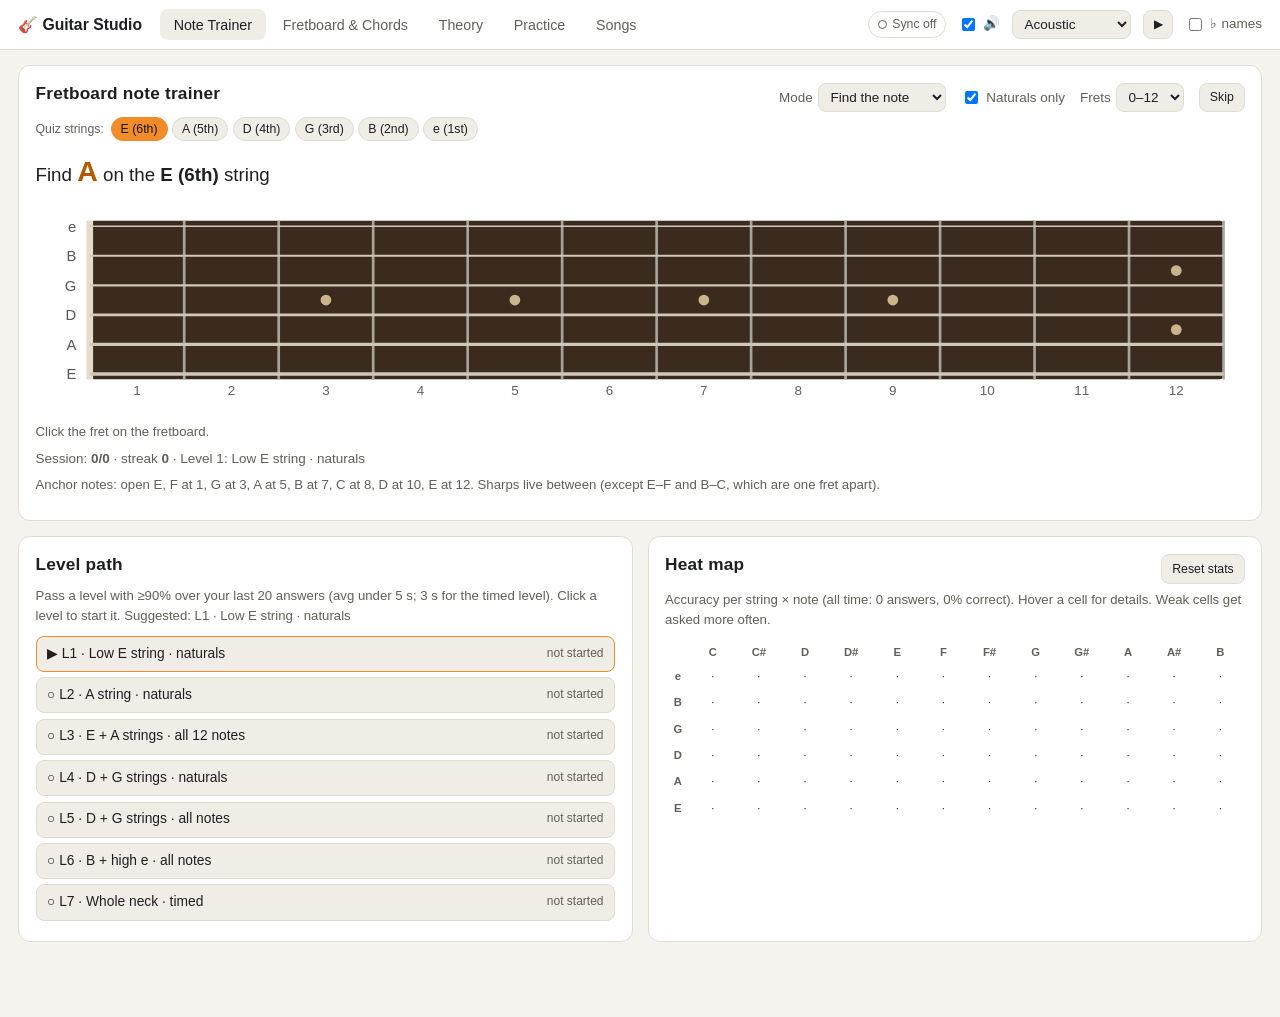
<file: index.html>
<!doctype html>
<html lang="en">
<head>
<meta charset="utf-8">
<meta name="viewport" content="width=device-width, initial-scale=1, viewport-fit=cover">
<title>Guitar Studio</title>
<meta name="description" content="Guitar practice studio: note trainer, fretboard &amp; chords, theory, practice log, tuner, metronome and songs.">
<meta name="theme-color" content="#1d2026" media="(prefers-color-scheme: dark)">
<meta name="theme-color" content="#ffffff" media="(prefers-color-scheme: light)">
<link rel="manifest" href="manifest.webmanifest">
<link rel="icon" type="image/png" sizes="192x192" href="icons/icon-192.png">
<link rel="apple-touch-icon" href="icons/apple-touch-icon.png">
<meta name="apple-mobile-web-app-capable" content="yes">
<meta name="mobile-web-app-capable" content="yes">
<meta name="apple-mobile-web-app-title" content="Guitar Studio">
<meta name="apple-mobile-web-app-status-bar-style" content="black-translucent">
<link rel="stylesheet" href="css/style.css">
</head>
<body>
<header class="topbar">
  <div class="brand">🎸 Guitar Studio</div>
  <nav class="tabs" role="tablist" aria-label="Sections">
    <button type="button" role="tab" id="tabbtn-trainer" aria-controls="tab-trainer" data-tab="trainer" class="active">Note Trainer</button>
    <button type="button" role="tab" id="tabbtn-fretboard" aria-controls="tab-fretboard" data-tab="fretboard">Fretboard &amp; Chords</button>
    <button type="button" role="tab" id="tabbtn-theory" aria-controls="tab-theory" data-tab="theory">Theory</button>
    <button type="button" role="tab" id="tabbtn-practice" aria-controls="tab-practice" data-tab="practice">Practice</button>
    <button type="button" role="tab" id="tabbtn-songs" aria-controls="tab-songs" data-tab="songs">Songs</button>
  </nav>
  <div class="topbar-right">
    <button type="button" class="sync-btn" id="syncBtn" data-state="notconnected" aria-haspopup="dialog" title="Sync"><span class="sync-dot" aria-hidden="true"></span><span class="sync-lbl">Sync off</span></button>
    <label class="toggle" title="Sound on/off"><input type="checkbox" id="soundOn" checked aria-label="Sound"> 🔊</label>
    <select id="tonePreset" title="Guitar tone"></select>
    <button class="btn small ghost" id="toneTest" title="Play a test chord">▶</button>
    <label class="toggle" title="Use flat note names"><input type="checkbox" id="useFlats"> ♭<span class="lbl-long"> names</span></label>
  </div>
</header>

<div id="dataBanner" class="data-banner hidden" role="alert"></div>
<main>
  <!-- ================= NOTE TRAINER ================= -->
  <section id="tab-trainer" class="tab active" role="tabpanel" aria-labelledby="tabbtn-trainer">
    <div class="panel">
      <div class="panel-head">
        <h2>Fretboard note trainer</h2>
        <div class="controls">
          <label>Mode
            <select id="trMode">
              <option value="find">Find the note</option>
              <option value="name">Name the note</option>
              <option value="learn">Learn / explore</option>
            </select>
          </label>
          <label class="toggle tr-naturals"><input type="checkbox" id="trNaturals" checked> Naturals only</label>
          <label>Frets <select id="trFrets"><option value="12">0–12</option><option value="15">0–15</option></select></label>
          <button class="btn small ghost" id="trSkip">Skip</button>
        </div>
      </div>
      <div class="chips" id="trStrings" role="group" aria-label="Quiz strings"><span class="chips-label">Quiz strings:</span></div>
      <div class="tr-prompt" id="trPrompt"></div>
      <div id="trFretboard" class="fretboard-host"></div>
      <div id="trAnswers" class="tr-answers"></div>
      <div class="tr-session" id="trSession"></div>
      <div class="hint" id="trTip"></div>
    </div>
    <div class="two-col">
      <div class="panel">
        <h2>Level path</h2>
        <p class="hint">Pass a level with ≥90% over your last 20 answers (avg under 5 s; 3 s for the timed level). Click a level to start it. <span id="trNext"></span></p>
        <div id="trLevels"></div>
      </div>
      <div class="panel">
        <div class="panel-head"><h2>Heat map</h2><button class="btn small ghost" id="trReset">Reset stats</button></div>
        <div id="trHeat"></div>
      </div>
    </div>
  </section>

  <!-- ================= FRETBOARD & CHORDS ================= -->
  <section id="tab-fretboard" class="tab" role="tabpanel" aria-labelledby="tabbtn-fretboard">
    <div class="panel">
      <div class="panel-head">
        <h2>Fretboard</h2>
        <div class="controls">
          <label>Overlay
            <select id="fbMode">
              <option value="none">None</option>
              <option value="scale" selected>Scale</option>
              <option value="chord">Chord tones</option>
            </select>
          </label>
          <label>Root <select id="fbRoot"></select></label>
          <label id="fbScaleWrap">Scale <select id="fbScale"></select></label>
          <label id="fbViewWrap">View
            <select id="fbView">
              <option value="neck">Whole neck</option>
              <option value="box">Position box</option>
              <option value="3nps">3 notes / string</option>
              <option value="string">Single string</option>
            </select>
          </label>
          <span id="fbPosWrap" class="hidden"><button class="btn small ghost" id="fbPrev">◀</button> <span id="fbPosLabel" class="hint" style="margin:0"></span> <button class="btn small ghost" id="fbNext">▶</button></span>
          <label id="fbCompareWrap">Compare <select id="fbCompare"></select></label>
          <label id="fbTargetWrap">Target <select id="fbTarget"></select></label>
          <button id="fbPlay" class="btn small">▶ Play</button>
          <label id="fbChordWrap" class="hidden">Chord <select id="fbChord"></select></label>
          <label>Labels
            <select id="fbLabels">
              <option value="notes">Note names</option>
              <option value="intervals">Intervals</option>
              <option value="none">None</option>
            </select>
          </label>
          <button id="fbClear" class="btn small">Clear picked notes</button>
        </div>
      </div>
      <p class="hint">Click any fret to pick notes you're fretting — the identifier below tells you what chord it is. The overlay shows scale/chord tones across the neck (root in orange).</p>
      <div id="fretboardHost" class="fretboard-host"></div>
      <div class="two-col">
        <div>
          <h3>What am I playing?</h3>
          <div id="identify" class="identify"><em>Pick some notes on the fretboard…</em></div>
        </div>
        <div>
          <h3>Scale info</h3>
          <div id="scaleInfo" class="scale-info"></div>
        </div>
      </div>
    </div>

    <div class="panel">
      <div class="panel-head">
        <h2>Chord voicings</h2>
        <div class="controls">
          <label>Root <select id="vRoot"></select></label>
          <label>Type <select id="vType"></select></label>
          <label class="toggle"><input type="checkbox" id="vRootBass" checked> Root in bass</label>
          <label>Diagram labels
            <select id="vLabels">
              <option value="notes">Notes</option>
              <option value="intervals">Intervals</option>
              <option value="">None</option>
            </select>
          </label>
          <button id="vShowAll" class="btn small">More per position</button>
        </div>
      </div>
      <div id="vFormula" class="formula"></div>
      <div id="voicings" class="voicing-grid"></div>
    </div>

    <div class="panel">
      <div class="panel-head">
        <h2>Chords in a key &amp; pairings</h2>
        <div class="controls">
          <label>Key <select id="kRoot"></select></label>
          <label>Scale <select id="kScale"></select></label>
        </div>
      </div>
      <p class="hint">Diatonic chords for the key. Click a chord to load its voicings above and light it up on the fretboard. Below: progressions that live in this key.</p>
      <div id="keyChords" class="key-chords"></div>
      <div id="progressions" class="progressions"></div>
    </div>
  </section>

  <!-- ================= THEORY ================= -->
  <section id="tab-theory" class="tab" role="tabpanel" aria-labelledby="tabbtn-theory">
    <div class="two-col">
      <div class="panel">
        <h2>Circle of fifths</h2>
        <p class="hint">Click a key. Outer ring = major, inner = relative minor. Neighbours share 6 of 7 notes — that's why moving one step around the circle sounds smooth, and why IV and V are the "closest" chords to I.</p>
        <div id="circleHost" class="circle-host"></div>
      </div>
      <div class="panel">
        <h2 id="keyTitle">Key of C major</h2>
        <div id="keyDetail" class="key-detail"></div>
      </div>
    </div>

    <div class="panel">
      <div class="panel-head">
        <h2>CAGED system</h2>
        <div class="controls">
          <label>Chord <select id="cagedRoot"></select></label>
          <label><select id="cagedQual"><option value="maj">Major</option><option value="min">Minor (A/E/D shapes)</option></select></label>
        </div>
      </div>
      <p class="hint">Any major chord can be played in 5 shapes that tile the whole neck: <b>C, A, G, E, D</b> — in that order going up. Each shape connects to the next (they share notes at the boundary). Learn the shapes ⇒ you know where the chord tones are everywhere ⇒ your solos land on chord tones. The pentatonic/major scale "boxes" sit on top of each shape.</p>
      <div id="cagedDiagrams" class="voicing-grid"></div>
      <div id="cagedFretboard" class="fretboard-host"></div>
    </div>

    <div class="panel">
      <div class="panel-head">
        <h2>Modes of the major scale</h2>
        <div class="controls"><label>Parent key <select id="modesRoot"></select></label></div>
      </div>
      <p class="hint">Same 7 notes, different home base. Start the C major scale on D and treat D as home — that's D Dorian. The "flavor" comes from where the half-steps fall relative to the new root. Click a row to put it on the fretboard.</p>
      <div id="modesTable"></div>
    </div>

    <div class="two-col">
      <div class="panel">
        <h2>Intervals</h2>
        <div class="table-scroll"><table class="ref-table" id="intervalsTable"></table></div>
      </div>
      <div class="panel">
        <h2>Chord formulas</h2>
        <div class="table-scroll"><table class="ref-table" id="chordFormulaTable"></table></div>
      </div>
    </div>

    <div class="panel">
      <h2>Quick refreshers</h2>
      <div class="cards" id="refresherCards"></div>
    </div>
  </section>

  <!-- ================= PRACTICE ================= -->
  <section id="tab-practice" class="tab" role="tabpanel" aria-labelledby="tabbtn-practice">
    <div class="three-col">
      <div class="panel">
        <h2>Timer &amp; metronome</h2>
        <div class="timer-row">
          <div class="timer" id="timerDisplay">00:00</div>
          <div class="btn-row">
            <button class="btn" id="timerStart">Start</button>
            <button class="btn ghost" id="timerReset">Reset</button>
          </div>
        </div>
        <div class="metro">
          <div class="metro-row">
            <button class="btn" id="metroToggle">▶ Metronome</button>
            <input type="number" id="metroBpm" min="30" max="260" value="90" aria-label="Tempo in bpm"> <span id="metroUnit">bpm</span>
            <select id="metroSig"><option value="4">4/4</option><option value="3">3/4</option><option value="6">6/8</option><option value="0">no accent</option></select>
          </div>
          <input type="range" id="metroSlider" min="30" max="260" value="90" aria-label="Tempo">
          <div class="metro-beats" id="metroBeats"></div>
        </div>
        <div class="tuner">
          <div class="metro-row"><button class="btn" id="tnToggle">🎤 Start tuner</button><label class="hint" style="margin:0">A4 <input type="number" id="tnA4" value="440" min="415" max="466" style="width:4.5rem"></label></div>
          <div class="tn-display">
            <svg viewBox="0 0 300 150" class="tn-gauge">
              <path d="M30,140 A120,120 0 0 1 270,140" fill="none" stroke="var(--border)" stroke-width="10"/>
              <path d="M138,22 A120,120 0 0 1 162,22" fill="none" stroke="var(--ok)" stroke-width="10"/>
              <g stroke="var(--muted)" stroke-width="1.5"><line x1="150" y1="20" x2="150" y2="32"/><line x1="66" y1="56" x2="74" y2="64"/><line x1="234" y1="56" x2="226" y2="64"/><line x1="30" y1="140" x2="42" y2="140"/><line x1="270" y1="140" x2="258" y2="140"/></g>
              <text x="48" y="128" font-size="10" fill="var(--muted)">-50</text><text x="236" y="128" font-size="10" fill="var(--muted)">+50</text>
              <line id="tnNeedle" x1="150" y1="140" x2="150" y2="38" stroke="var(--accent)" stroke-width="3" stroke-linecap="round"/>
              <circle cx="150" cy="140" r="6" fill="var(--accent)"/>
            </svg>
            <div class="tn-read"><span id="tnNote">—</span><sub id="tnOct"></sub> <span id="tnCents"></span><div class="hint" style="margin:0"><span id="tnDir">play a note</span> · <span id="tnHz"></span></div></div>
          </div>
          <div class="chips" id="tnStrings"></div>
          <div class="hint">Click a string chip to hear its reference pitch. Green = within 3¢.</div>
        </div>
      </div>

      <div class="panel">
        <h2>Log a session</h2>
        <form id="logForm" class="form">
          <div class="form-row">
            <label>Date <input type="date" id="logDate" required></label>
            <label>Minutes <input type="number" id="logMinutes" min="1" max="600" required></label>
          </div>
          <div class="field" id="logCatsLabel">Focus areas <div class="chips" id="logCats" role="group" aria-label="Focus areas"></div></div>
          <label>Song / material <input type="text" id="logSong" list="songList" placeholder="e.g. Slow Dancing in a Burning Room"></label>
          <datalist id="songList"></datalist>
          <div class="form-row">
            <label>Tempo (bpm) <input type="number" id="logTempo" min="20" max="300"></label>
            <label>Feel <select id="logRating"><option value="">—</option><option>😩 rough</option><option>😐 ok</option><option>🙂 good</option><option>🔥 great</option></select></label>
          </div>
          <label>Notes <textarea id="logNotes" rows="2" placeholder="What did you work on? What clicked? What to hit next time?"></textarea></label>
          <div class="btn-row"><button class="btn" type="submit" id="logSubmit">Save session</button><button class="btn ghost hidden" type="button" id="logCancelEdit">Cancel edit</button></div>
        </form>
      </div>

      <div class="panel">
        <h2>Today's plan</h2>
        <p class="hint">A quick 25-minute session generated from your goals and song list. Regenerate for a different mix.</p>
        <div id="planHost" class="plan"></div>
        <button class="btn ghost small" id="planRegen">Regenerate</button>
      </div>
    </div>

    <div class="panel">
      <div class="panel-head">
        <h2>Progress</h2>
        <div class="stats" id="stats"></div>
      </div>
      <div id="chartHost" class="chart-host"></div>
      <div id="catChart" class="chart-host"></div>
    </div>

    <div class="panel">
      <div class="panel-head">
        <h2>Practice videos</h2>
        <div class="controls">
          <span id="vidCount" class="hint"></span>
          <button class="btn small ghost" id="vidPickFolder">Link Dropbox folder</button>
          <button class="btn small ghost" id="vidRefresh">Refresh</button>
        </div>
      </div>
      <div class="nudge" id="vidNudge"></div>
      <div id="vidFolderStatus" class="hint"></div>
      <div class="two-col">
        <div>
          <video id="vidPreview" playsinline style="width:100%;background:#000;border-radius:8px;aspect-ratio:16/9"></video>
          <div class="btn-row" style="margin-top:.5rem;align-items:center">
            <button class="btn" id="vidRecBtn">● Record</button>
            <span class="timer" id="vidRecTime" style="font-size:1.2rem">00:00</span>
            <label class="btn ghost small">Import video(s)<input type="file" id="vidImport" accept="video/*" multiple class="vh"></label>
          </div>
          <div class="form">
            <label>Song / focus <input type="text" id="vidSong" list="songList" placeholder="what's this take about?"></label>
            <label>Note to future you <input type="text" id="vidNotes" placeholder="e.g. trying the intro at 60 bpm"></label>
          </div>
        </div>
        <div id="vidList" class="vid-list"></div>
      </div>
    </div>

    <div class="panel">
      <div class="panel-head">
        <h2>Session history</h2>
        <div class="controls">
          <button class="btn small ghost" id="exportBtn">Export JSON</button>
          <label class="btn small ghost">Import JSON<input type="file" id="importFile" accept="application/json,.json" class="vh"></label>
        </div>
      </div>
      <div id="historyHost"></div>
    </div>
  </section>

  <!-- ================= SONGS ================= -->
  <section id="tab-songs" class="tab" role="tabpanel" aria-labelledby="tabbtn-songs">
    <div class="panel">
      <div class="panel-head">
        <h2>Repertoire</h2>
        <button class="btn" id="songAdd">+ Add song</button>
      </div>
      <p class="hint">Track what you want to learn, what you're working on, and what's gig-ready. Click a song to edit. Statuses: <b>Want</b> → <b>Learning</b> → <b>Polishing</b> → <b>Can play</b>.</p>
      <div id="songBoard" class="song-board"></div>
    </div>
    <div class="panel">
      <h2>Resources</h2>
      <div id="resources" class="cards"></div>
    </div>
  </section>
</main>

<div id="toast" class="toast" role="status" aria-live="polite"></div>

<dialog id="songDialog">
  <form method="dialog" id="songForm" class="form">
    <h3 id="songDialogTitle">Add song</h3>
    <div id="songHistory" class="song-history hidden"></div>
    <label>Title <input type="text" id="sTitle" required></label>
    <label>Artist <input type="text" id="sArtist"></label>
    <div class="form-row">
      <label>Status <select id="sStatus"><option>Want</option><option>Learning</option><option>Polishing</option><option>Can play</option></select></label>
      <label>Key <input type="text" id="sKey" placeholder="e.g. C#m"></label>
      <label>Tuning/Capo <input type="text" id="sTuning" placeholder="Standard, capo 2…"></label>
    </div>
    <div class="form-row">
      <label>Target tempo <input type="number" id="sTempo"></label>
      <label>Current tempo <input type="number" id="sCurTempo"></label>
    </div>
    <label>Sections / parts to nail <textarea id="sSections" rows="2" placeholder="Intro riff, verse fingerpicking, solo…"></textarea></label>
    <label>Notes <textarea id="sNotes" rows="3"></textarea></label>
    <label>Links (one per line) <textarea id="sLinks" rows="2" placeholder="https://…"></textarea></label>
    <div class="btn-row">
      <button class="btn" value="save">Save</button>
      <button class="btn ghost" value="cancel" type="button" id="songCancel">Cancel</button>
      <button class="btn danger" value="delete" type="button" id="songDelete">Delete</button>
    </div>
  </form>
</dialog>

<dialog id="syncDialog" aria-labelledby="syncTitle">
  <div class="sync-panel">
    <div class="panel-head"><h3 id="syncTitle">Sync with GitHub</h3><button type="button" class="icon-btn" id="syncClose" aria-label="Close">✕</button></div>
    <div id="syncBody"></div>
  </div>
</dialog>

<script src="js/music.js"></script>
<script src="js/voicings.js"></script>
<script src="js/tone.js"></script>
<script src="js/config.js"></script>
<script src="js/sync-merge.js"></script>
<script src="js/md-format.js"></script>
<script src="js/sync-plan.js"></script>
<script src="js/store.js"></script>
<script src="js/github.js"></script>
<script src="js/fretboard-ui.js"></script>
<script src="js/theory-ui.js"></script>
<script src="js/practice-ui.js"></script>
<script src="js/songs-ui.js"></script>
<script src="js/trainer-ui.js"></script>
<script src="js/videos-ui.js"></script>
<script src="js/tuner-ui.js"></script>
<script src="js/sync.js"></script>
<script src="js/app.js"></script>
</body>
</html>
</file>
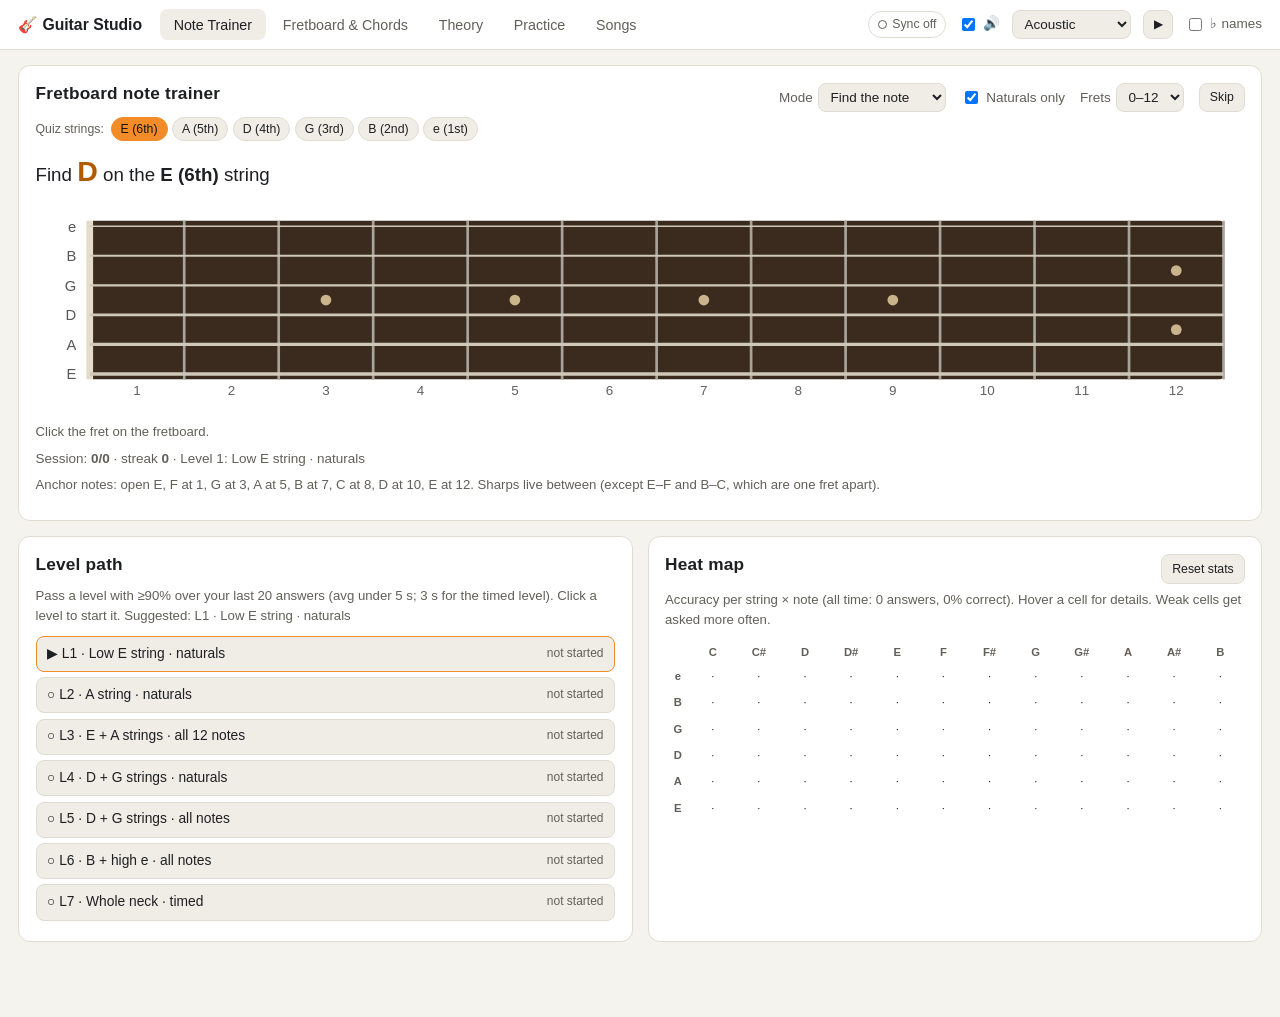
<file: tests/app-mock.html>
<!doctype html>
<meta charset="utf-8">
<title>Guitar Studio (mock GitHub)</title>
<!-- The real app (index.html) wired to an in-memory GitHub (tests/github-mock.js), for manual/automated testing.
     Uses its own storage keys (gsMock.<device>.*) so it never touches real data or a real token.
     Open several "devices" side by side: app-mock.html?dev=A, app-mock.html?dev=B (they share the mock repo,
     which persists in localStorage across reloads).
     Test tokens: github_pat_good (read+write), github_pat_readonly (push:false), github_pat_ro_finegrained
     (push:true but writes refused), github_pat_norepo (404), github_pat_expired (401).
     Console: GitHubMock.set({offline:true}), GitHubMock.files(), GitHubMock.reset(). -->
<script src="github-mock.js"></script>
<script>
(async()=>{
  const dev=(new URLSearchParams(location.search).get('dev')||'A').replace(/[^\w-]/g,'');
  await GitHubMock.install({persistState:true});
  GitHubMock.addToken('github_pat_good'); GitHubMock.addToken('github_pat_readonly',{write:false,push:false});
  GitHubMock.addToken('github_pat_ro_finegrained',{write:false,push:true}); GitHubMock.addToken('github_pat_norepo',{access:false}); GitHubMock.addToken('github_pat_expired',{valid:false});
  window.GS_CONFIG_OVERRIDE={STORE_KEY:`gsMock.${dev}.v1`, SYNC_KEY:`gsMock.${dev}.sync`, DEVICE_KEY:`gsMock.${dev}.device`, TOKEN_KEY:`gsMock.${dev}.token`};
  const html=await (await fetch('../index.html',{cache:'no-store'})).text();
  document.open(); document.write(html.replace('<head>','<head><base href="../">').replace('<title>','<title>['+dev+'] ')); document.close();
})();
</script>
</file>
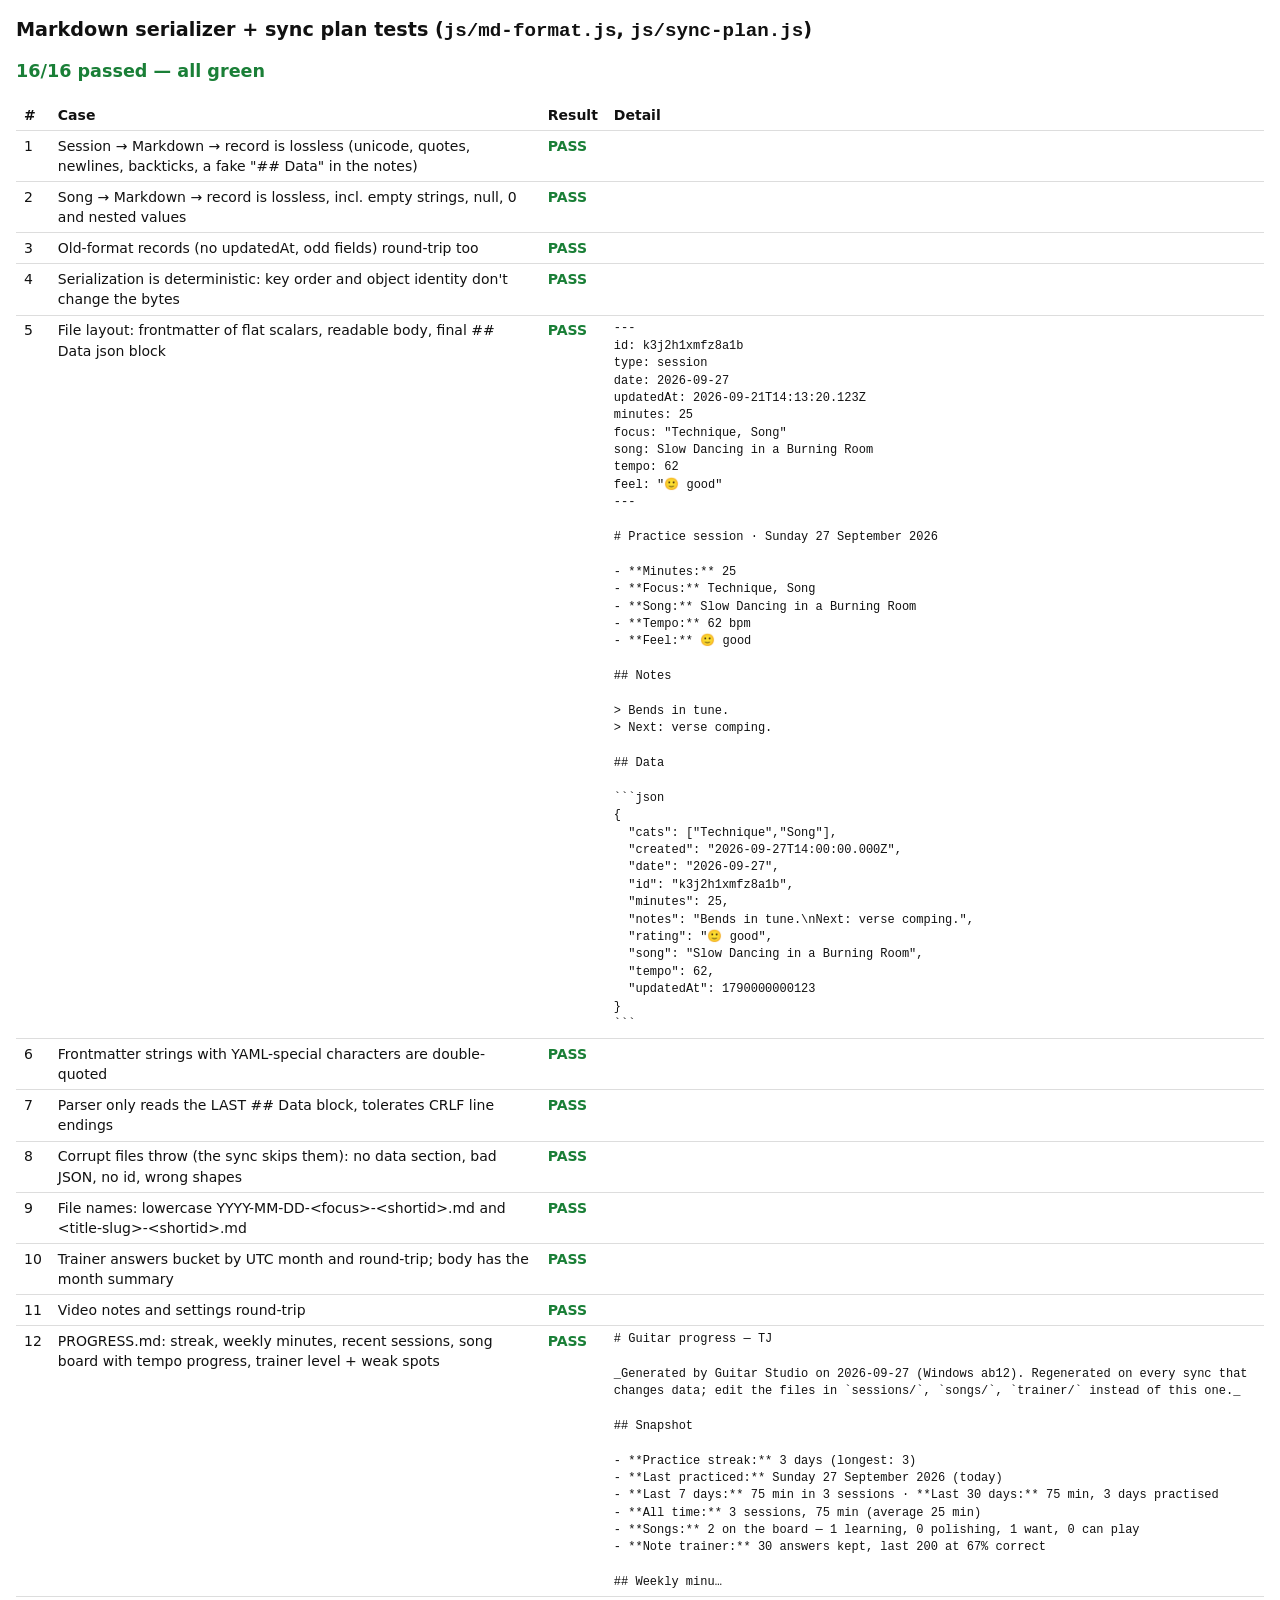
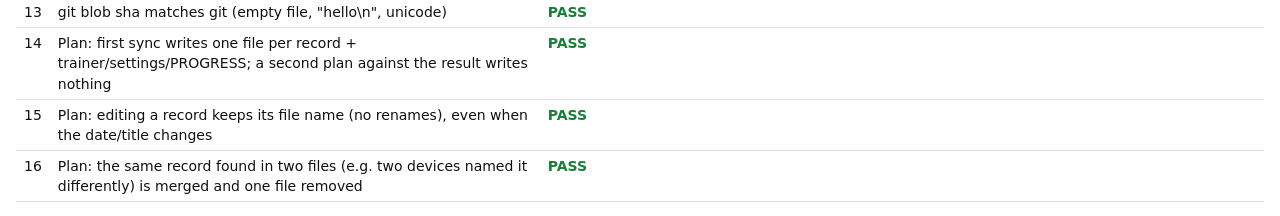
<file: tests/md-test.html>
<!doctype html>
<html lang="en">
<head>
<meta charset="utf-8">
<meta name="viewport" content="width=device-width, initial-scale=1">
<title>Guitar Studio — Markdown file tests</title>
<style>
  body{font:14px/1.45 system-ui,sans-serif;margin:1rem;background:#fff;color:#111}
  h1{font-size:1.2rem} .sum{font-weight:700;font-size:1.1rem;margin:.5rem 0 1rem}
  table{border-collapse:collapse;width:100%} td,th{border-bottom:1px solid #ddd;padding:.3rem .5rem;text-align:left;vertical-align:top}
  .pass{color:#1a7f37;font-weight:700} .fail{color:#c62828;font-weight:700} pre{margin:0;white-space:pre-wrap;font-size:12px}
</style>
</head>
<body>
<h1>Markdown serializer + sync plan tests (<code>js/md-format.js</code>, <code>js/sync-plan.js</code>)</h1>
<div class="sum" id="sum">Running…</div>
<table><thead><tr><th>#</th><th>Case</th><th>Result</th><th>Detail</th></tr></thead><tbody id="rows"></tbody></table>
<script src="../js/sync-merge.js"></script>
<script src="../js/md-format.js"></script>
<script src="../js/sync-plan.js"></script>
<script>
(async function(){
  const SM=SyncMerge, MD=MdFormat, P=SyncPlan;
  const results=[];
  async function test(name, fn){ try{ const r=await fn(); results.push({name, ok:true, detail:typeof r==='string'?r:''}); }catch(e){ results.push({name, ok:false, detail:(e&&e.stack)||String(e)}); } }
  const eq=(a,b,msg)=>{ const sa=JSON.stringify(a), sb=JSON.stringify(b); if(sa!==sb) throw new Error((msg||'not equal')+'\n  got:      '+sa+'\n  expected: '+sb); };
  const ok=(c,msg)=>{ if(!c) throw new Error(msg||'assertion failed'); };
  const same=(a,b,msg)=>{ if(SM.stable(a)!==SM.stable(b)) throw new Error((msg||'records differ')+'\n  got:      '+SM.stable(a)+'\n  expected: '+SM.stable(b)); };
  const nasty='Quotes " and \' and `backticks` ```json\n## Data\n```\n\\ backslash, tab\tend, CRLF\r\nline, emoji 🎸🔥, accents Café Añoranza, CJK 日本語, RTL שלום, zero-width​, U+2028 x, <b>html</b> | pipe';
  const sess=(o)=>Object.assign({id:'k3j2h1xmfz8a1b', date:'2026-09-27', minutes:25, cats:['Technique','Song'], song:'Slow Dancing in a Burning Room', tempo:62, rating:'🙂 good', notes:'Bends in tune.\nNext: verse comping.', created:'2026-09-27T14:00:00.000Z', updatedAt:1790000000123}, o||{});
  const song=(o)=>Object.assign({id:'s1', title:'Slow Dancing in a Burning Room', artist:'John Mayer', status:'Learning', key:'C#m', tuning:'Standard', tempo:70, curTempo:64, sections:'Intro riff\nVerse comping', notes:'Keep thumb steady.', links:'https://youtu.be/x', added:'2026-08-16', updatedAt:1790000000000}, o||{});
  const sha=P.gitBlobSha;

  await test('Session → Markdown → record is lossless (unicode, quotes, newlines, backticks, a fake "## Data" in the notes)', ()=>{
    const r=sess({notes:nasty, song:nasty, cats:['Song',nasty], rating:''}); const md=MD.sessionMd(r); const back=MD.parseFile('guitar/sessions/x.md', md).record;
    same(back, r); eq(back.notes, nasty);
  });
  await test('Song → Markdown → record is lossless, incl. empty strings, null, 0 and nested values', ()=>{
    const r=song({title:nasty, artist:'', curTempo:'', tempo:0, notes:null, extra:{a:[1,'two',{b:null}]}, links:nasty}); const back=MD.parseFile('guitar/songs/x.md', MD.songMd(r)).record; same(back, r);
  });
  await test('Old-format records (no updatedAt, odd fields) round-trip too', ()=>{
    const r={id:'hq1w2e3r4', date:'2026-08-30', minutes:20, cats:[], song:'', notes:'B old, no id', created:'2026-08-30T08:00:00.000Z', updatedAt:0};
    same(MD.parseFile('guitar/sessions/x.md', MD.sessionMd(r)).record, r);
  });
  await test('Serialization is deterministic: key order and object identity don\'t change the bytes', async()=>{
    const a=sess(); const b={}; Object.keys(a).reverse().forEach(k=>b[k]=a[k]);
    eq(MD.sessionMd(a), MD.sessionMd(b)); eq(await sha(MD.sessionMd(a)), await sha(MD.sessionMd(JSON.parse(JSON.stringify(b)))));
  });
  await test('File layout: frontmatter of flat scalars, readable body, final ## Data json block', ()=>{
    const md=MD.sessionMd(sess());
    ok(md.startsWith('---\nid: k3j2h1xmfz8a1b\ntype: session\ndate: 2026-09-27\n'), md.slice(0,80));
    const fm=md.split('---\n')[1]; fm.trim().split('\n').forEach(l=>ok(/^[A-Za-z]+: [^\n]+$/.test(l) && !/: [\[{]/.test(l), 'flat scalar line: '+l));
    ok(/\n# Practice session · Sunday 27 September 2026\n/.test(md)); ok(md.includes('- **Minutes:** 25')); ok(md.includes('> Bends in tune.'));
    ok(/\n## Data\n\n```json\n\{\n[\s\S]*\n\}\n```\n$/.test(md), 'ends with the data block');
    return md;
  });
  await test('Frontmatter strings with YAML-special characters are double-quoted', ()=>{
    const md=MD.songMd(song({title:'Yes: No # maybe', artist:'true', key:'C#m'}));
    ok(md.includes('title: "Yes: No # maybe"')); ok(md.includes('artist: "true"')); ok(md.includes('key: C#m'));
  });
  await test('Parser only reads the LAST ## Data block, tolerates CRLF line endings', ()=>{
    const md=MD.sessionMd(sess({notes:'## Data\n```json\n{"id":"evil"}\n```'}));
    eq(MD.parseFile('guitar/sessions/a.md', md).record.id, 'k3j2h1xmfz8a1b');
    eq(MD.parseFile('guitar/sessions/a.md', md.replace(/\n/g,'\r\n')).record.id, 'k3j2h1xmfz8a1b');
  });
  await test('Corrupt files throw (the sync skips them): no data section, bad JSON, no id, wrong shapes', ()=>{
    const bad=[['guitar/sessions/a.md','# just text'],['guitar/sessions/a.md','## Data\n\n```json\n{nope\n```\n'],['guitar/sessions/a.md','## Data\n```json\n{"minutes":3}\n```'],
      ['guitar/trainer/2026-09.md','## Data\n```json\n{"attempts":5}\n```'],['guitar/settings.md','## Data\n```json\n[1,2]\n```'],['guitar/songs/a.md','## Data\n```json\n{"id":"x","updatedAt":"soon"}\n```']];
    bad.forEach(([p,t])=>{ let threw=false; try{ MD.parseFile(p,t); }catch(e){ threw=true; } ok(threw, 'should throw: '+p+' '+t); });
    eq(MD.parseFile('guitar/PROGRESS.md','anything'), null, 'PROGRESS.md is never parsed'); eq(MD.parseFile('guitar/.gitkeep',''), null);
  });
  await test('File names: lowercase YYYY-MM-DD-<focus>-<shortid>.md and <title-slug>-<shortid>.md', ()=>{
    eq(MD.recordPath('sessions', sess()), 'guitar/sessions/2026-09-27-technique-k3j2h1.md');
    eq(MD.recordPath('sessions', sess({cats:[], song:'Café — Añoranza!'})), 'guitar/sessions/2026-09-27-cafe-anoranza-k3j2h1.md');
    eq(MD.recordPath('sessions', sess({cats:[], song:''})), 'guitar/sessions/2026-09-27-practice-k3j2h1.md');
    eq(MD.recordPath('songs', song()), 'guitar/songs/slow-dancing-in-a-burning-room-s1.md');
    eq(MD.recordPath('songs', song({title:'日本'})), 'guitar/songs/untitled-s1.md');
    const taken=new Set(['guitar/songs/slow-dancing-in-a-burning-room-s1.md']); ok(MD.recordPath('songs', song(), p=>taken.has(p))!==[...taken][0], 'clash avoided');
    const p=MD.recordPath('sessions', sess({id:'ABC_def-99X'})); ok(/^guitar\/sessions\/[a-z0-9-]+\.md$/.test(p), p);
  });
  await test('Trainer answers bucket by UTC month and round-trip; body has the month summary', ()=>{
    const a=(ts,ok,s,pc)=>{ const x={s,f:3,pc,ok,ms:1500,mode:'find',lvl:1,ts}; x.id=SM.attemptId(x); return x; };
    const q={attempts:[a(Date.UTC(2026,7,31,23,59),true,0,5), a(Date.UTC(2026,8,1,0,1),false,1,7), a(Date.UTC(2026,8,2),true,1,7)]};
    const f=MD.trainerFiles(q); eq(Object.keys(f).sort(), ['guitar/trainer/2026-08.md','guitar/trainer/2026-09.md']);
    const back=MD.parseFile('guitar/trainer/2026-09.md', f['guitar/trainer/2026-09.md'].content).attempts; same(back, q.attempts.slice(1));
    ok(f['guitar/trainer/2026-09.md'].content.includes('- **Answers:** 2 · **Correct:** 1 (50%)'));
  });
  await test('Video notes and settings round-trip', ()=>{
    const v={'2026-09-01_1900_Lenny.mp4':{song:'Lenny', notes:nasty, date:'2026-09-01', reviewed:false, updatedAt:5}};
    const pv=MD.parseFile('guitar/video-notes.md', MD.videosMd(v,[{id:'old.mp4',deleted:true,updatedAt:3}])); same(pv.videos, v); eq(pv.deleted[0].id,'old.mp4');
    const s={prefs:{useFlats:true, tone:'electric'}, prefsMeta:{useFlats:10}, quizResetAt:99, tombstones:{songs:[{id:'s1',deleted:true,updatedAt:7}]}};
    const ps=MD.parseFile('guitar/settings.md', MD.settingsMd(s)); same(ps.prefs, s.prefs); same(ps.prefsMeta, s.prefsMeta); eq(ps.quizResetAt,99); eq(ps.tombstones.songs[0].id,'s1');
  });
  await test('PROGRESS.md: streak, weekly minutes, recent sessions, song board with tempo progress, trainer level + weak spots', ()=>{
    const d={sessions:[sess({date:'2026-09-27'}), sess({id:'b2', date:'2026-09-26', tempo:60}), sess({id:'b3', date:'2026-09-25', cats:['Theory'], song:'', tempo:null})],
      songs:[song(), song({id:'x', title:'Little Wing', status:'Want', curTempo:'', tempo:''})],
      quiz:{attempts:Array.from({length:30},(_,i)=>({s:i%2,f:1,pc:i%2?5:7,ok:i%3>0,ms:2000,mode:'find',lvl:1,ts:1790000000000+i}))},
      videos:{'v.mp4':{song:'Lenny',notes:'check bends',date:'2026-09-20',reviewed:false,updatedAt:1}}, prefs:{}};
    const md=MD.progressMd(d,{today:'2026-09-27', device:'Windows ab12'});
    ['## Snapshot','**Practice streak:** 3 days','## Weekly minutes (last 12 weeks)','2026-09-21 (this week) | 75 | 3 | 3','## Recent sessions','## Song board','### Learning (1)','64 / 70 bpm (91% of target)','Tempo trend: 09-26: 60 → 09-27: 62 bpm','## Note trainer','**Current level:** L1','Weak spots','## Practice videos']
      .forEach(s=>ok(md.includes(s),'missing: '+s));
    eq(md, MD.progressMd(JSON.parse(JSON.stringify(d)),{today:'2026-09-27', device:'Windows ab12'}), 'deterministic');
    return md.slice(0,600)+'…';
  });
  await test('git blob sha matches git (empty file, "hello\\n", unicode)', async()=>{
    eq(await sha(''), 'e69de29bb2d1d6434b8b29ae775ad8c2e48c5391'); eq(await sha('hello\n'), 'ce013625030ba8dba906f756967f9e9ca394464a');
    eq((await sha('é')).length, 40);
  });

  // ---- plan (pure) ----
  const tree=(obj)=>new Map(Object.entries(obj));
  const plan=async(data, meta, t, fetched)=>{ const r=P.mergeRemote(data, meta, t, fetched||{}); const w=await P.planWrites(JSON.parse(JSON.stringify(r.merged)), meta, t, r.keyPaths, r.bad, {sha, today:'2026-09-27', device:'Test'}); return Object.assign(r, w); };
  await test('Plan: first sync writes one file per record + trainer/settings/PROGRESS; a second plan against the result writes nothing', async()=>{
    const d=SM.normalize({sessions:[sess()], songs:[song()], prefs:{useFlats:true}, prefsMeta:{useFlats:5}, quiz:{attempts:[{s:0,f:1,pc:5,ok:true,ms:1,ts:1790000000000}]}});
    const p1=await plan(d,{files:{}},tree({'guitar/.gitkeep':'e69de29bb2d1d6434b8b29ae775ad8c2e48c5391'}));
    eq(p1.writes.map(w=>w.path).sort(), ['guitar/PROGRESS.md','guitar/sessions/2026-09-27-technique-k3j2h1.md','guitar/settings.md','guitar/songs/slow-dancing-in-a-burning-room-s1.md','guitar/trainer/2026-09.md']);
    const t2=new Map(Object.entries(p1.files).map(([p,f])=>[p,f.sha]));
    const p2=await plan(d,{files:p1.files},t2); eq(p2.writes.length,0,'idle: nothing to write'); eq(P.needFetch(t2,{files:p1.files},d).length,0,'idle: nothing to download');
  });
  await test('Plan: editing a record keeps its file name (no renames), even when the date/title changes', async()=>{
    const d=SM.normalize({sessions:[sess()], songs:[song()]});
    const p1=await plan(d,{files:{}},tree({})); const t2=new Map(Object.entries(p1.files).map(([p,f])=>[p,f.sha]));
    d.sessions[0].date='2026-09-20'; d.sessions[0].cats=['Theory']; d.sessions[0].updatedAt++; d.songs[0].title='Renamed'; d.songs[0].updatedAt++;
    const p2=await plan(d,{files:p1.files},t2); eq(p2.writes.map(w=>w.path).filter(p=>!/PROGRESS/.test(p)).sort(), ['guitar/sessions/2026-09-27-technique-k3j2h1.md','guitar/songs/slow-dancing-in-a-burning-room-s1.md']);
  });
  await test('Plan: the same record found in two files (e.g. two devices named it differently) is merged and one file removed', async()=>{
    const a=sess({updatedAt:10, notes:'A'}), b=sess({updatedAt:20, notes:'B'});
    const t=tree({'guitar/sessions/one.md':await sha(MD.sessionMd(a)), 'guitar/sessions/two.md':await sha(MD.sessionMd(b))});
    const p=await plan(SM.normalize({}),{files:{}},t,{'guitar/sessions/one.md':MD.sessionMd(a),'guitar/sessions/two.md':MD.sessionMd(b)});
    eq(p.merged.sessions.length,1); eq(p.merged.sessions[0].notes,'B'); ok(p.writes.some(w=>w.path==='guitar/sessions/two.md' && w.content===null)); ok(p.writes.some(w=>w.path==='guitar/sessions/one.md' && w.content));
  });

  const rows=document.getElementById('rows'); let pass=0;
  results.forEach((r,i)=>{ if(r.ok) pass++; const tr=document.createElement('tr'); tr.innerHTML=`<td>${i+1}</td><td></td><td class="${r.ok?'pass':'fail'}">${r.ok?'PASS':'FAIL'}</td><td><pre></pre></td>`; tr.children[1].textContent=r.name; tr.querySelector('pre').textContent=r.detail; rows.append(tr); });
  const sum=document.getElementById('sum'); sum.textContent=`${pass}/${results.length} passed`+(pass===results.length?' — all green':''); sum.className='sum '+(pass===results.length?'pass':'fail');
  window.__mdResults={pass,total:results.length,failed:results.filter(r=>!r.ok).map(r=>r.name+': '+r.detail)};
})();
</script>
</body>
</html>
</file>
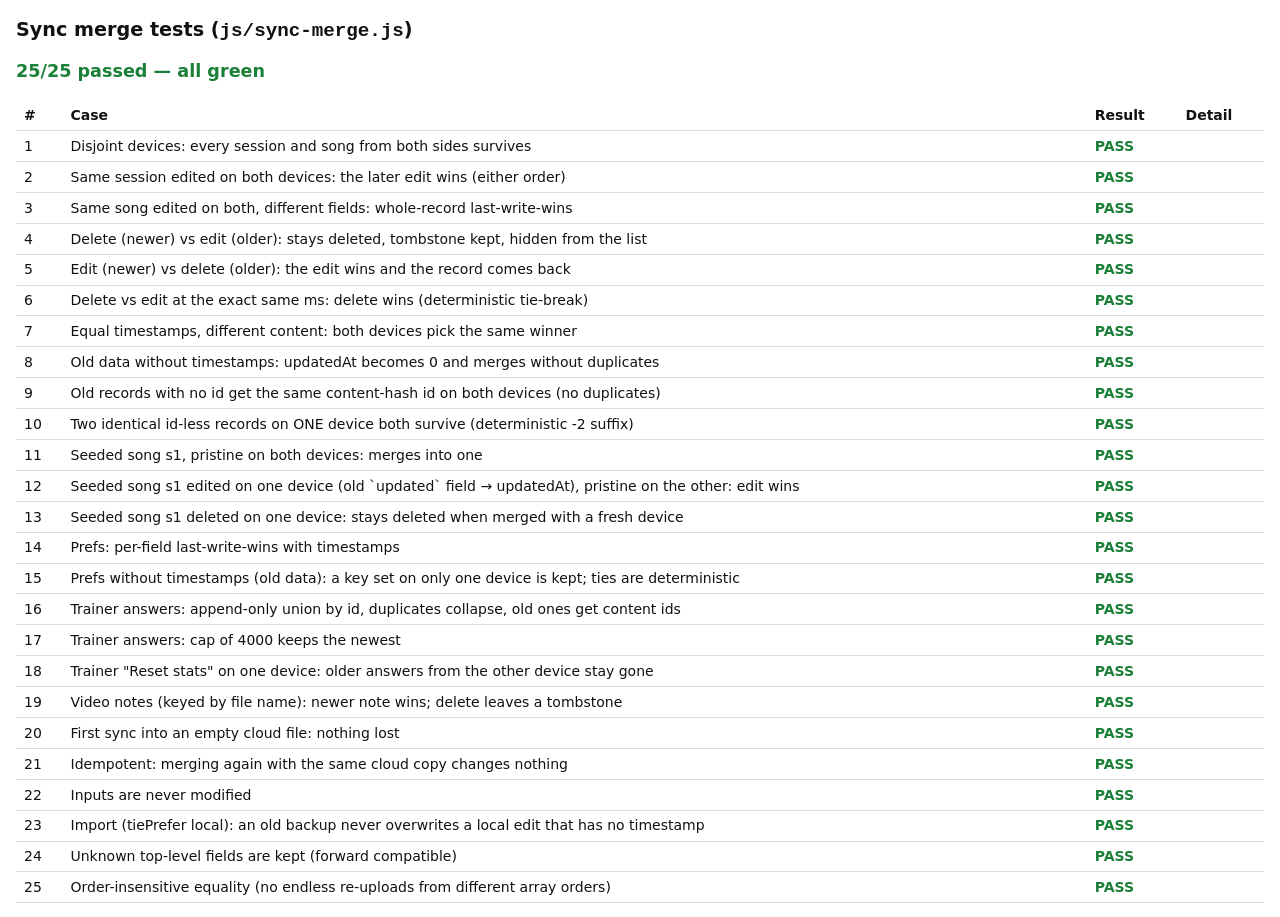
<file: tests/merge-test.html>
<!doctype html>
<html lang="en">
<head>
<meta charset="utf-8">
<meta name="viewport" content="width=device-width, initial-scale=1">
<title>Guitar Studio — merge tests</title>
<style>
  body{font:14px/1.45 system-ui,sans-serif;margin:1rem;background:#fff;color:#111}
  h1{font-size:1.2rem} .sum{font-weight:700;font-size:1.1rem;margin:.5rem 0 1rem}
  table{border-collapse:collapse;width:100%} td,th{border-bottom:1px solid #ddd;padding:.3rem .5rem;text-align:left;vertical-align:top}
  .pass{color:#1a7f37;font-weight:700} .fail{color:#c62828;font-weight:700} pre{margin:0;white-space:pre-wrap;font-size:12px}
</style>
</head>
<body>
<h1>Sync merge tests (<code>js/sync-merge.js</code>)</h1>
<div class="sum" id="sum">Running…</div>
<table><thead><tr><th>#</th><th>Case</th><th>Result</th><th>Detail</th></tr></thead><tbody id="rows"></tbody></table>
<script src="../js/sync-merge.js"></script>
<script>
(function(){
  const SM=window.SyncMerge;
  const results=[];
  function test(name, fn){
    try{ const r=fn(); results.push({name, ok:r===true, detail:r===true?'':String(r)}); }
    catch(e){ results.push({name, ok:false, detail:(e&&e.stack)||String(e)}); }
  }
  const eq=(a,b,msg)=>{ const sa=JSON.stringify(a), sb=JSON.stringify(b); if(sa!==sb) throw new Error((msg||'not equal')+'\n  got:      '+sa+'\n  expected: '+sb); };
  const ok=(c,msg)=>{ if(!c) throw new Error(msg||'assertion failed'); };
  const ids=(arr)=>arr.map(r=>r.id).sort();
  const find=(arr,id)=>arr.find(r=>r.id===id);
  const both=(a,b)=>{ const m1=SM.merge(a,b), m2=SM.merge(b,a); ok(SM.equal(m1,m2),'merge is not commutative:\n'+SM.canonical(m1)+'\n'+SM.canonical(m2)); return m1; };
  const seed=()=>({id:'s1', title:'Slow Dancing in a Burning Room', artist:'John Mayer', status:'Learning', key:'C#m', tuning:'Standard', tempo:70, curTempo:'', sections:'Intro riff', notes:'Current focus.', links:'', added:'2026-08-16', updatedAt:0});
  const sess=(id,t,extra)=>Object.assign({id, date:'2026-09-01', minutes:20, cats:['Technique'], song:'', notes:'', created:'2026-09-01T10:00:00.000Z', updatedAt:t},extra||{});

  test('Disjoint devices: every session and song from both sides survives', ()=>{
    const A={sessions:[sess('a1',100),sess('a2',200)], songs:[seed(), {id:'x', title:'Little Wing', status:'Want', updatedAt:50}], prefs:{}};
    const B={sessions:[sess('b1',150)], songs:[seed(), {id:'y', title:'Lenny', status:'Learning', updatedAt:60}], prefs:{}};
    const m=both(A,B);
    eq(ids(m.sessions),['a1','a2','b1']); eq(ids(m.songs),['s1','x','y']); return true;
  });
  test('Same session edited on both devices: the later edit wins (either order)', ()=>{
    const A={sessions:[sess('s',1000,{minutes:30,notes:'A edit'})]};
    const B={sessions:[sess('s',2000,{minutes:45,notes:'B edit'})]};
    const m=both(A,B); eq(m.sessions.length,1); eq(m.sessions[0].notes,'B edit'); eq(m.sessions[0].minutes,45); return true;
  });
  test('Same song edited on both, different fields: whole-record last-write-wins', ()=>{
    const A={songs:[Object.assign(seed(),{curTempo:60, updatedAt:5000})]};
    const B={songs:[Object.assign(seed(),{status:'Polishing', updatedAt:4000})]};
    const m=both(A,B); eq(find(m.songs,'s1').curTempo,60); eq(find(m.songs,'s1').status,'Learning'); return true;
  });
  test('Delete (newer) vs edit (older): stays deleted, tombstone kept, hidden from the list', ()=>{
    const A={sessions:[], deleted:{sessions:[{id:'s',deleted:true,updatedAt:3000}]}};
    const B={sessions:[sess('s',2000,{notes:'edited'})]};
    const m=both(A,B); eq(m.sessions.length,0); eq(m.deleted.sessions,[{id:'s',deleted:true,updatedAt:3000}]); return true;
  });
  test('Edit (newer) vs delete (older): the edit wins and the record comes back', ()=>{
    const A={sessions:[], deleted:{sessions:[{id:'s',deleted:true,updatedAt:3000}]}};
    const B={sessions:[sess('s',4000,{notes:'edited later'})]};
    const m=both(A,B); eq(m.sessions.length,1); eq(m.sessions[0].notes,'edited later'); eq(m.deleted.sessions.length,0); return true;
  });
  test('Delete vs edit at the exact same ms: delete wins (deterministic tie-break)', ()=>{
    const A={deleted:{songs:[{id:'x',deleted:true,updatedAt:777}]}};
    const B={songs:[{id:'x',title:'T',status:'Want',updatedAt:777}]};
    const m=both(A,B); eq(m.songs.length,0); eq(m.deleted.songs[0].id,'x'); return true;
  });
  test('Equal timestamps, different content: both devices pick the same winner', ()=>{
    const A={sessions:[sess('s',0,{notes:'alpha'})]}, B={sessions:[sess('s',0,{notes:'beta'})]};
    const m=both(A,B); eq(m.sessions.length,1); return true;
  });
  test('Old data without timestamps: updatedAt becomes 0 and merges without duplicates', ()=>{
    const old={id:'old1', date:'2026-08-20', minutes:15, cats:[], song:'', notes:'n', created:'2026-08-20T10:00:00.000Z'};
    const A={sessions:[Object.assign({},old)]}, B={sessions:[Object.assign({},old), sess('new',1234)]};
    const m=both(A,B); eq(ids(m.sessions),['new','old1']); eq(find(m.sessions,'old1').updatedAt,0); return true;
  });
  test('Old records with no id get the same content-hash id on both devices (no duplicates)', ()=>{
    const rec=()=>({date:'2026-08-21', minutes:25, cats:['Song'], song:'Lenny', notes:'no id here', created:'2026-08-21T09:00:00.000Z'});
    const A={sessions:[rec()]}, B={sessions:[rec()]};
    const m=both(A,B); eq(m.sessions.length,1); ok(/^h[0-9a-z]+$/.test(m.sessions[0].id),'id should be a content hash, got '+m.sessions[0].id);
    const again=SM.normalize({sessions:[rec()]}); eq(again.sessions[0].id, m.sessions[0].id, 'id must be deterministic'); return true;
  });
  test('Two identical id-less records on ONE device both survive (deterministic -2 suffix)', ()=>{
    const rec=()=>({date:'2026-08-21', minutes:5, cats:[], notes:'dup'});
    const n=SM.normalize({sessions:[rec(),rec()]}); eq(n.sessions.length,2); ok(n.sessions[1].id===n.sessions[0].id+'-2'); return true;
  });
  test('Seeded song s1, pristine on both devices: merges into one', ()=>{
    const m=both({songs:[seed()]},{songs:[seed()]}); eq(m.songs.length,1); eq(m.songs[0].id,'s1'); return true;
  });
  test('Seeded song s1 edited on one device (old `updated` field → updatedAt), pristine on the other: edit wins', ()=>{
    const edited=Object.assign(seed(),{curTempo:64, updatedAt:1758000000000});
    const m=both({songs:[seed()]},{songs:[edited]}); eq(m.songs.length,1); eq(m.songs[0].curTempo,64); return true;
  });
  test('Seeded song s1 deleted on one device: stays deleted when merged with a fresh device', ()=>{
    const m=both({songs:[], deleted:{songs:[{id:'s1',deleted:true,updatedAt:99}]}},{songs:[seed()]}); eq(m.songs.length,0); return true;
  });
  test('Prefs: per-field last-write-wins with timestamps', ()=>{
    const A={prefs:{useFlats:true, tone:'electric', sound:true}, prefsMeta:{useFlats:500, tone:100}};
    const B={prefs:{useFlats:false, tone:'acoustic'}, prefsMeta:{useFlats:400, tone:200}};
    const m=both(A,B); eq(m.prefs,{useFlats:true, tone:'acoustic', sound:true}); eq(m.prefsMeta.useFlats,500); eq(m.prefsMeta.tone,200); return true;
  });
  test('Prefs without timestamps (old data): a key set on only one device is kept; ties are deterministic', ()=>{
    const A={prefs:{useFlats:false}}, B={prefs:{useFlats:true, tone:'nylon'}};
    const m=both(A,B); eq(m.prefs.tone,'nylon'); ok(typeof m.prefs.useFlats==='boolean'); return true;
  });
  test('Trainer answers: append-only union by id, duplicates collapse, old ones get content ids', ()=>{
    const a=(ts,ok)=>({s:0,f:3,pc:7,ok,ms:1200,mode:'find',lvl:1,ts});
    const A={quiz:{attempts:[a(1,true),a(2,false)]}}, B={quiz:{attempts:[a(2,false),a(3,true)]}};
    const m=both(A,B); eq(m.quiz.attempts.map(x=>x.ts),[1,2,3]); ok(m.quiz.attempts.every(x=>/^q/.test(x.id))); return true;
  });
  test('Trainer answers: cap of 4000 keeps the newest', ()=>{
    const mk=(from,to)=>{ const out=[]; for(let t=from;t<to;t++) out.push({s:t%6,f:t%12,pc:t%12,ok:t%3>0,ms:900,mode:'find',lvl:2,ts:1e12+t}); return out; };
    const A={quiz:{attempts:mk(0,3000)}}, B={quiz:{attempts:mk(2000,5000)}};
    const m=both(A,B); eq(m.quiz.attempts.length,SM.ATTEMPT_CAP); eq(m.quiz.attempts[0].ts,1e12+1000); eq(m.quiz.attempts[3999].ts,1e12+4999); return true;
  });
  test('Trainer "Reset stats" on one device: older answers from the other device stay gone', ()=>{
    const a=(ts)=>({s:1,f:2,pc:11,ok:true,ms:800,mode:'find',lvl:2,ts});
    const A={quiz:{attempts:[a(50)], resetAt:100}}, B={quiz:{attempts:[a(10),a(90),a(150)]}};
    const m=both(A,B); eq(m.quiz.attempts.map(x=>x.ts),[150]); eq(m.quiz.resetAt,100); return true;
  });
  test('Video notes (keyed by file name): newer note wins; delete leaves a tombstone', ()=>{
    const A={videos:{'a.mp4':{song:'X',notes:'old',reviewed:false,date:'2026-09-01',updatedAt:10}, 'b.mp4':{notes:'keep',updatedAt:5}}};
    const B={videos:{'a.mp4':{song:'X',notes:'new',reviewed:true,date:'2026-09-01',updatedAt:20}}, deleted:{videos:[{id:'b.mp4',deleted:true,updatedAt:6}]}};
    const m=both(A,B); eq(m.videos['a.mp4'].notes,'new'); ok(!('b.mp4' in m.videos)); eq(m.deleted.videos[0].id,'b.mp4'); ok(!('id' in m.videos['a.mp4'])); return true;
  });
  test('First sync into an empty cloud file: nothing lost', ()=>{
    const A={sessions:[sess('a',1)], songs:[seed()], prefs:{useFlats:true}, quiz:{attempts:[{s:0,f:1,pc:5,ok:true,ms:1,ts:5}]}, videos:{'v.mp4':{notes:'n'}}};
    const m=both(A,{}); eq(ids(m.sessions),['a']); eq(m.songs.length,1); eq(m.prefs.useFlats,true); eq(m.quiz.attempts.length,1); ok(m.videos['v.mp4']); return true;
  });
  test('Idempotent: merging again with the same cloud copy changes nothing', ()=>{
    const A={sessions:[sess('a',1)], songs:[seed()], deleted:{sessions:[{id:'z',deleted:true,updatedAt:3}]}, prefs:{x:1}, prefsMeta:{x:2}};
    const B={sessions:[sess('b',2)], quiz:{attempts:[{s:0,f:1,pc:5,ok:true,ms:1,ts:5}]}};
    const m=SM.merge(A,B); ok(SM.equal(SM.merge(m,B),m),'merge(m,B)!=m'); ok(SM.equal(SM.merge(m,m),m),'merge(m,m)!=m'); ok(SM.equal(SM.merge(B,m),m),'merge(B,m)!=m'); return true;
  });
  test('Inputs are never modified', ()=>{
    const A={sessions:[{date:'2026-01-01',minutes:1}]}, B={songs:[seed()]};
    const sa=JSON.stringify(A), sb=JSON.stringify(B); SM.merge(A,B); eq(JSON.stringify(A),sa); eq(JSON.stringify(B),sb); return true;
  });
  test('Import (tiePrefer local): an old backup never overwrites a local edit that has no timestamp', ()=>{
    const local={sessions:[sess('s',0,{notes:'local edit'})]}, backup={sessions:[sess('s',0,{notes:'zzz older backup'})]};
    const m=SM.merge(local,backup,{tiePrefer:'local'}); eq(m.sessions[0].notes,'local edit'); return true;
  });
  test('Unknown top-level fields are kept (forward compatible)', ()=>{
    const m=both({sessions:[], futureThing:{a:1}},{sessions:[]}); eq(m.futureThing,{a:1}); return true;
  });
  test('Order-insensitive equality (no endless re-uploads from different array orders)', ()=>{
    const A={sessions:[sess('a',1),sess('b',2)]}, B={sessions:[sess('b',2),sess('a',1)]};
    ok(SM.equal(A,B)); ok(!SM.equal(A,{sessions:[sess('a',1)]})); return true;
  });

  const rows=document.getElementById('rows'); let pass=0;
  results.forEach((r,i)=>{ if(r.ok) pass++; const tr=document.createElement('tr'); tr.innerHTML=`<td>${i+1}</td><td></td><td class="${r.ok?'pass':'fail'}">${r.ok?'PASS':'FAIL'}</td><td><pre></pre></td>`; tr.children[1].textContent=r.name; tr.querySelector('pre').textContent=r.detail; rows.append(tr); });
  const sum=document.getElementById('sum'); sum.textContent=`${pass}/${results.length} passed`+(pass===results.length?' — all green':''); sum.className='sum '+(pass===results.length?'pass':'fail');
  window.__mergeResults={pass,total:results.length,failed:results.filter(r=>!r.ok)};
})();
</script>
</body>
</html>
</file>
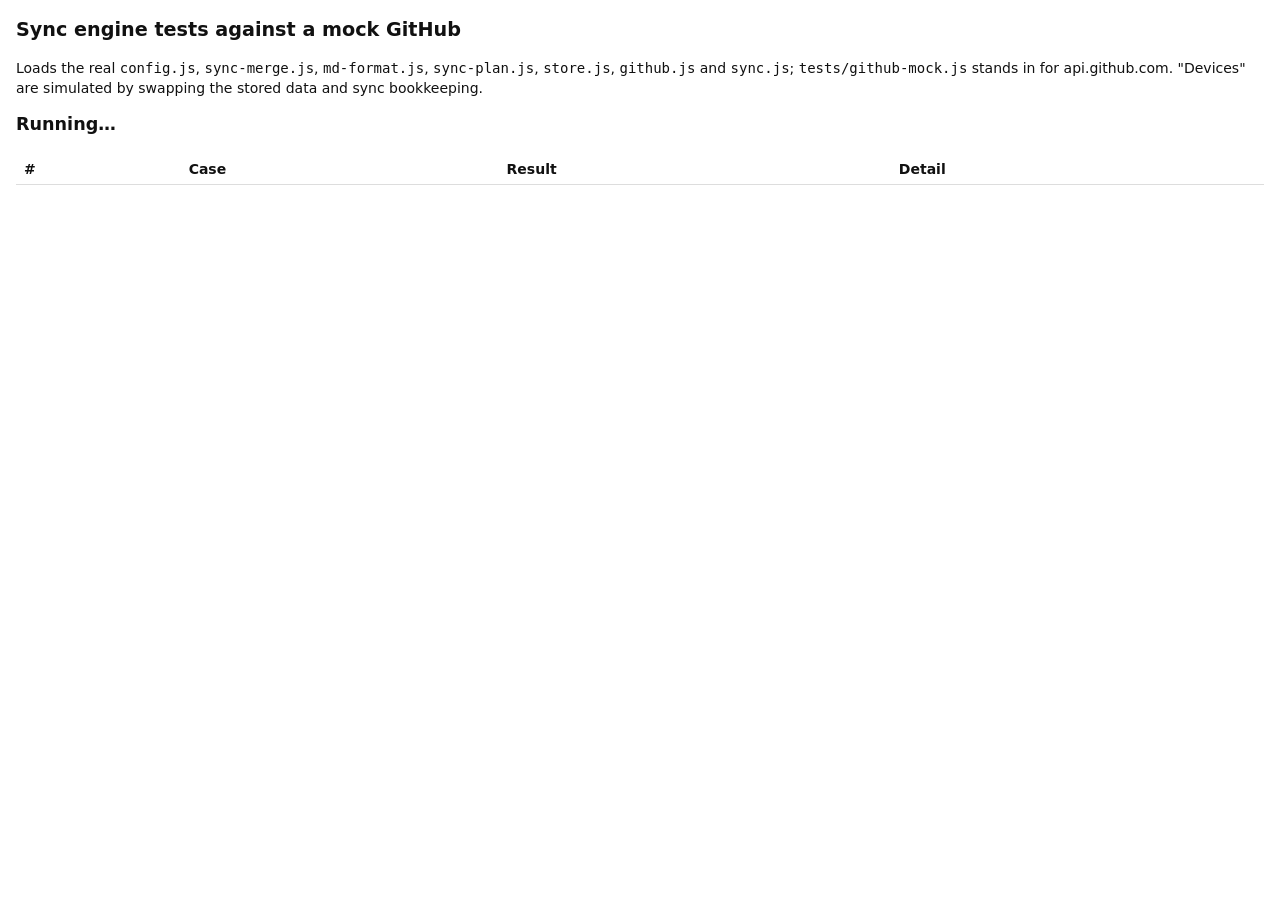
<file: tests/sync-test.html>
<!doctype html>
<html lang="en">
<head>
<meta charset="utf-8">
<meta name="viewport" content="width=device-width, initial-scale=1">
<title>Guitar Studio — GitHub sync engine tests (mock GitHub)</title>
<style>
  body{font:14px/1.45 system-ui,sans-serif;margin:1rem;background:#fff;color:#111}
  h1{font-size:1.2rem} .sum{font-weight:700;font-size:1.1rem;margin:.5rem 0 1rem}
  table{border-collapse:collapse;width:100%} td,th{border-bottom:1px solid #ddd;padding:.3rem .5rem;text-align:left;vertical-align:top}
  .pass{color:#1a7f37;font-weight:700} .fail{color:#c62828;font-weight:700} pre{margin:0;white-space:pre-wrap;font-size:12px}
</style>
<script>
  // Separate storage keys so this page never touches real app data or a real token; no automatic triggers.
  window.GS_CONFIG_OVERRIDE={STORE_KEY:'gsTest.v1', SYNC_KEY:'gsTest.sync', DEVICE_KEY:'gsTest.device', TOKEN_KEY:'gsTest.token', SYNC_AUTO:false};
  Object.keys(localStorage).filter(k=>k.startsWith('gsTest.')).forEach(k=>localStorage.removeItem(k));
</script>
</head>
<body>
<h1>Sync engine tests against a mock GitHub</h1>
<p>Loads the real <code>config.js</code>, <code>sync-merge.js</code>, <code>md-format.js</code>, <code>sync-plan.js</code>, <code>store.js</code>, <code>github.js</code> and <code>sync.js</code>; <code>tests/github-mock.js</code> stands in for api.github.com. "Devices" are simulated by swapping the stored data and sync bookkeeping.</p>
<div class="sum" id="sum">Running…</div>
<table><thead><tr><th>#</th><th>Case</th><th>Result</th><th>Detail</th></tr></thead><tbody id="rows"></tbody></table>
<script src="../js/config.js"></script>
<script src="github-mock.js"></script>
<script src="../js/sync-merge.js"></script>
<script src="../js/md-format.js"></script>
<script src="../js/sync-plan.js"></script>
<script src="../js/store.js"></script>
<script src="../js/github.js"></script>
<script src="../js/sync.js"></script>
<script>
(async function(){
  const C=GS_CONFIG, M=GitHubMock, S=Store, SM=SyncMerge, MD=MdFormat;
  await M.install();
  const results=[];
  const ok=(c,msg)=>{ if(!c) throw new Error(msg||'assertion failed'); };
  const eq=(a,b,msg)=>{ const sa=JSON.stringify(a), sb=JSON.stringify(b); if(sa!==sb) throw new Error((msg||'not equal')+'\n  got:      '+sa+'\n  expected: '+sb); };
  async function test(name, fn){ try{ const d=await fn(); results.push({name, ok:true, detail:d||''}); }catch(e){ results.push({name, ok:false, detail:(e&&e.stack)||String(e)}); } }
  const ids=(arr)=>arr.map(r=>r.id).sort();
  const TOKEN='github_pat_TESTgoodtoken000000000000';
  M.addToken(TOKEN); M.addToken('github_pat_readonly', {write:false, push:false}); M.addToken('github_pat_ro_finegrained', {write:false, push:true});
  M.addToken('github_pat_otherrepo', {access:false}); M.addToken('github_pat_expired', {valid:false});
  const guitarFiles=()=>{ const f=M.files(); const o={}; Object.keys(f).filter(p=>p.startsWith('guitar/')).forEach(p=>o[p]=f[p]); return o; };
  const sessionsInRepo=()=>Object.entries(M.files()).filter(([p])=>p.startsWith('guitar/sessions/')).map(([p,t])=>{ try{ return MD.parseFile(p,t).record; }catch(e){ return null; } }).filter(Boolean); // skips the deliberately broken file
  const sync=()=>Sync.syncNow({manual:true});

  // ---- simulated devices ----
  const KEYS=[C.STORE_KEY, C.SYNC_KEY, C.DEVICE_KEY, C.TOKEN_KEY];
  const devices={}; let current=null;
  function useDevice(name, initialData, token){
    if(current) devices[current]=Object.fromEntries(KEYS.map(k=>[k, localStorage.getItem(k)]));
    const dev=devices[name];
    const set=(k,v)=>{ if(v==null) localStorage.removeItem(k); else localStorage.setItem(k,v); };
    if(dev) KEYS.forEach(k=>set(k, dev[k]));
    else { KEYS.forEach(k=>set(k,null)); if(initialData) set(C.STORE_KEY, JSON.stringify(initialData)); if(token!==null) set(C.TOKEN_KEY, token||TOKEN); }
    current=name; S.load(); Sync._reloadMeta();
  }
  const now=Date.now();

  // ---------------- connect ----------------
  await test('Connect: a good token validates (GET repo + a harmless blob write), headers are right, token only in the Authorization header', async()=>{
    M.clearCalls(); const r=await GH.validate(TOKEN); eq(r.private,true);
    const cs=M.calls(); eq(cs.map(c=>c.method+' '+c.path),['GET /repos/tjmitch4/studio-data','POST /repos/tjmitch4/studio-data/git/blobs']);
    cs.forEach(c=>{ eq(c.headers['authorization'],'Bearer '+TOKEN); eq(c.headers['accept'],'application/vnd.github+json'); eq(c.headers['x-github-api-version'],'2022-11-28'); eq(c.cache,'no-store'); ok(!c.url.includes(TOKEN),'token not in URL'); });
  });
  await test('Connect: 401 (bad/expired token) → clear message', async()=>{
    let e=null; try{ await GH.validate('github_pat_expired'); }catch(x){ e=x; } ok(e); eq(e.kind,'auth'); ok(/not valid \(401\)/.test(e.message), e.message); ok(!e.message.includes('github_pat'),'token not echoed');
  });
  await test('Connect: 404 (token without access to studio-data) → clear message', async()=>{
    let e=null; try{ await GH.validate('github_pat_otherrepo'); }catch(x){ e=x; } eq(e.kind,'notfound'); ok(/Only select repositories/.test(e.message), e.message);
  });
  await test('Connect: read-only token (push:false) → clear message', async()=>{
    let e=null; try{ await GH.validate('github_pat_readonly'); }catch(x){ e=x; } eq(e.kind,'readonly'); ok(/Read and write/.test(e.message));
  });
  await test('Connect: fine-grained read-only token (repo reports push:true, but writing is refused) → caught by the blob check', async()=>{
    let e=null; try{ await GH.validate('github_pat_ro_finegrained'); }catch(x){ e=x; } eq(e && e.kind,'readonly');
  });
  await test('No token: sync does nothing and makes no requests', async()=>{
    useDevice('none', null, null); M.clearCalls(); eq(await sync(),'notconnected'); eq(M.calls().length,0); eq(Sync.view(),'notconnected');
  });

  // ---------------- first sync, idle, second device ----------------
  await test('First sync on device A: one commit with a file per session/song + trainer month + settings + PROGRESS.md; lift/ untouched', async()=>{
    useDevice('A', null); const d=S.get();
    d.sessions.push({id:'a1aaaaamfz0001',date:'2026-09-20',minutes:30,cats:['Song'],song:'Lenny',notes:'A1 — “bends” 🎸',created:'2026-09-20T10:00:00Z',updatedAt:S.stamp(0)});
    d.sessions.push({id:'a2bbbbbmfz0002',date:'2026-09-21',minutes:10,cats:[],song:'',notes:'A2',created:'2026-09-21T10:00:00Z',updatedAt:S.stamp(0)});
    d.songs.push({id:'songAxxmfz0003',title:'Little Wing',status:'Learning',tempo:80,curTempo:60,updatedAt:S.stamp(0)});
    S.setPref('useFlats',true); d.quiz={attempts:[{s:0,f:5,pc:9,ok:true,ms:900,mode:'find',lvl:1,ts:Date.UTC(2026,8,20)}]}; d.quiz.attempts[0].id=SM.attemptId(d.quiz.attempts[0]);
    S.save();
    const before=M.commitCount(); M.clearCalls(); eq(await sync(),'synced'); eq(M.commitCount(), before+1, 'exactly one commit');
    ok(/^guitar: sync \(\d+ changed\) from \w+ [a-z0-9]{4}$/.test(M.commit().message), M.commit().message);
    const g=Object.keys(guitarFiles()).sort();
    eq(g, ['guitar/.gitkeep','guitar/PROGRESS.md','guitar/sessions/2026-09-20-song-a1aaaa.md','guitar/sessions/2026-09-21-practice-a2bbbb.md','guitar/settings.md','guitar/songs/little-wing-songax.md','guitar/songs/slow-dancing-in-a-burning-room-s1.md','guitar/trainer/2026-09.md']);
    eq(M.files()['lift/.gitkeep'],''); ok(M.files()['README.md'].startsWith('# studio-data'));
    eq(M.calls(c=>c.method==='PATCH').length,1); eq(M.calls(c=>c.method==='PATCH')[0].body.force,false);
    return M.commit().message;
  });
  await test('Idle sync: no commit, and just one request (the branch ref) when nothing changed anywhere', async()=>{
    const before=M.commitCount(); M.clearCalls(); eq(await sync(),'synced'); eq(M.commitCount(),before); eq(M.calls().map(c=>c.method+' '+c.path),['GET /repos/tjmitch4/studio-data/git/ref/heads/main']);
  });
  const oldFormat={sessions:[{date:'2026-08-30',minutes:20,cats:['Technique'],song:'',notes:'B old, no id',created:'2026-08-30T08:00:00.000Z'},
                             {id:'b1',date:'2026-09-02',minutes:40,cats:['Song'],song:'Slow Dancing in a Burning Room',tempo:62,notes:'B1',created:'2026-09-02T08:00:00.000Z'}],
    songs:[{id:'s1', title:'Slow Dancing in a Burning Room', artist:'John Mayer', status:'Learning', key:'C#m', tuning:'Standard', tempo:70, curTempo:'', sections:'Intro riff (C#m–A–E–B feel, hybrid picking)\nVerse comping\nChorus\nSolo phrasing', notes:'Current focus. Bend intonation on the intro; keep thumb steady on the bass notes.', links:'', added:'2026-08-16'},
           {id:'songB', title:'Pride and Joy', status:'Want', updated:1757000000000}],
    prefs:{useFlats:false, tone:'electric'}, version:1,
    quiz:{attempts:[{s:1,f:2,pc:11,ok:false,ms:3000,mode:'name',lvl:2,ts:Date.UTC(2026,7,15)}]},
    videos:{'2026-09-01_1900_Lenny.mp4':{song:'Lenny',notes:'check bends',date:'2026-09-01',reviewed:false}}};
  await test('Old-format data loads on device B (ids + timestamps filled in, nothing dropped)', async()=>{
    useDevice('B', oldFormat); ok(!S.loadFailed()); const d=S.get(); eq(d.sessions.length,2); ok(d.sessions.every(s=>s.id && typeof s.updatedAt==='number'));
    eq(d.songs.find(s=>s.id==='songB').updatedAt,1757000000000); eq(d.songs.find(s=>s.id==='s1').updatedAt,0); ok(d.quiz.attempts[0].id); eq(d.videos['2026-09-01_1900_Lenny.mp4'].updatedAt,0);
  });
  await test('First sync of device B (existing history): merges both ways, uploads everything B has, one seed song file', async()=>{
    eq(await sync(),'synced');
    const d=S.get(); eq(d.sessions.length,4); eq(ids(d.songs),['s1','songAxxmfz0003','songB']); eq(d.quiz.attempts.length,2); ok(d.videos['2026-09-01_1900_Lenny.mp4']);
    eq(d.prefs.useFlats,true,'A set useFlats with a timestamp'); eq(d.prefs.tone,'electric');
    eq(ids(sessionsInRepo()), ids(d.sessions)); const g=guitarFiles();
    ok(g['guitar/trainer/2026-08.md'] && g['guitar/trainer/2026-09.md'],'two month files'); ok(g['guitar/video-notes.md'].includes('check bends'));
    eq(Object.keys(g).filter(p=>p.startsWith('guitar/songs/')).length,3);
  });
  await test('Device A picks up B\'s data; both devices hold identical data', async()=>{
    const bData=JSON.parse(JSON.stringify(S.get()));
    useDevice('A'); eq(await sync(),'synced'); ok(SM.equal(S.get(), bData),'A == B');
  });
  await test('Cross-device edits: song edited on A and a pref changed on B both propagate', async()=>{
    const sa=S.get().songs.find(s=>s.id==='songAxxmfz0003'); sa.curTempo=72; S.touch(sa); S.save(); eq(await sync(),'synced');
    useDevice('B'); S.setPref('tone','nylon'); S.save(); eq(await sync(),'synced'); eq(S.get().songs.find(s=>s.id==='songAxxmfz0003').curTempo,72);
    useDevice('A'); eq(await sync(),'synced'); eq(S.get().prefs.tone,'nylon'); ok(guitarFiles()['guitar/songs/little-wing-songax.md'].includes('72 / 80 bpm (90% of target)'));
  });
  await test('PROGRESS.md regenerated on a change: sessions, song board, trainer', async()=>{
    const p=guitarFiles()['guitar/PROGRESS.md']; ['## Snapshot','## Weekly minutes','## Recent sessions','### Learning','Little Wing','## Note trainer','**Current level:**'].forEach(s=>ok(p.includes(s),'missing '+s));
  });

  // ---------------- deletes ----------------
  await test('Local delete on A removes the file; B (not edited there) deletes it too; tombstone forgotten after the commit', async()=>{
    S.remove('sessions','a1aaaaamfz0001'); S.save(); eq(await sync(),'synced');
    ok(!guitarFiles()['guitar/sessions/2026-09-20-song-a1aaaa.md'],'file removed'); ok(!(S.get().deleted.sessions||[]).some(t=>t.id==='a1aaaaamfz0001'),'tombstone dropped');
    useDevice('B'); eq(await sync(),'synced'); ok(!S.get().sessions.some(s=>s.id==='a1aaaaamfz0001'),'gone on B');
    eq(await sync(),'synced'); ok(!guitarFiles()['guitar/sessions/2026-09-20-song-a1aaaa.md'],'not resurrected');
  });
  await test('Edit vs delete: B edits a session A deleted (B hadn\'t seen the delete) → the edit wins and comes back to A', async()=>{
    const s=S.get().sessions.find(x=>x.id==='a2bbbbbmfz0002'); s.notes='B edited this'; S.touch(s); S.save();
    useDevice('A'); S.remove('sessions','a2bbbbbmfz0002'); S.save(); eq(await sync(),'synced'); ok(!guitarFiles()['guitar/sessions/2026-09-21-practice-a2bbbb.md']);
    useDevice('B'); eq(await sync(),'synced'); eq(S.get().sessions.find(x=>x.id==='a2bbbbbmfz0002').notes,'B edited this');
    ok(guitarFiles()['guitar/sessions/2026-09-21-practice-a2bbbb.md'],'re-uploaded with the same name');
    useDevice('A'); eq(await sync(),'synced'); eq(S.get().sessions.find(x=>x.id==='a2bbbbbmfz0002').notes,'B edited this');
  });
  await test('A session added and deleted between syncs never reaches GitHub (no commit)', async()=>{
    S.get().sessions.push({id:'tmpxxxxmfz0009',date:'2026-09-22',minutes:1,cats:[],notes:'oops',created:'',updatedAt:S.stamp(0)}); S.save(); S.remove('sessions','tmpxxxxmfz0009'); S.save();
    const before=M.commitCount(); eq(await sync(),'synced'); eq(M.commitCount(),before); eq((S.get().deleted.sessions||[]).length,0);
  });
  await test('Seed song s1 deleted on A stays deleted: a brand-new device with the pristine seed drops it too', async()=>{
    S.remove('songs','s1'); S.save(); eq(await sync(),'synced'); ok(!guitarFiles()['guitar/songs/slow-dancing-in-a-burning-room-s1.md']);
    ok(guitarFiles()['guitar/settings.md'].includes('"s1"'),'tombstone kept in settings.md');
    useDevice('C', null); ok(S.get().songs.some(s=>s.id==='s1'),'fresh device starts with the seed'); eq(await sync(),'synced');
    ok(!S.get().songs.some(s=>s.id==='s1'),'seed dropped on C'); ok(!guitarFiles()['guitar/songs/slow-dancing-in-a-burning-room-s1.md'],'not re-uploaded');
    useDevice('B'); eq(await sync(),'synced'); ok(!S.get().songs.some(s=>s.id==='s1'),'gone on B');
  });

  // ---------------- concurrency ----------------
  await test('Non-fast-forward: another device commits between our read and our ref update → re-read, re-merge, retry; both changes survive', async()=>{
    useDevice('A'); S.get().sessions.push({id:'a3cccccmfz0010',date:'2026-09-25',minutes:15,cats:[],notes:'A3',created:'',updatedAt:S.stamp(0)}); S.save();
    const rec={id:'c1dddddmfz0011',date:'2026-09-25',minutes:5,cats:['Theory'],notes:'from device C',created:'',updatedAt:Date.now()};
    M.beforeRefUpdate(async()=>{ await M.commitFiles({['guitar/sessions/2026-09-25-theory-c1dddd.md']:MD.sessionMd(rec)},'guitar: sync (1 changed) from iPhone zz99'); });
    M.clearCalls(); eq(await sync(),'synced');
    eq(M.calls(c=>c.method==='PATCH').length,2,'one refused + one retry'); eq(M.calls(c=>c.method==='PATCH' && c.status===422).length,1);
    ok(sessionsInRepo().some(s=>s.id==='a3cccccmfz0010') && sessionsInRepo().some(s=>s.id==='c1dddddmfz0011'),'both in repo'); ok(S.get().sessions.some(s=>s.id==='c1dddddmfz0011'),'C\'s session merged locally');
  });
  await test('Non-fast-forward three times in a row → gives up quietly (offline status), nothing lost, next sync succeeds', async()=>{
    S.get().sessions.push({id:'a4eeeeemfz0012',date:'2026-09-26',minutes:9,cats:[],notes:'A4',created:'',updatedAt:S.stamp(0)}); S.save();
    let n=0; const race=async()=>{ n++; await M.commitFiles({['guitar/race-'+n+'.txt']:'x'+n},'lift: other app'); if(n<3) M.beforeRefUpdate(race); };
    M.beforeRefUpdate(race); eq(await sync(),'offline'); ok(S.get().sessions.some(s=>s.id==='a4eeeeemfz0012'));
    eq(await sync(),'synced'); ok(sessionsInRepo().some(s=>s.id==='a4eeeeemfz0012')); ok(M.files()['guitar/race-3.txt'],'other files untouched');
  });

  // ---------------- robustness ----------------
  await test('Corrupt files are skipped with a warning, never deleted or overwritten, and never crash the sync', async()=>{
    await M.commitFiles({'guitar/sessions/2026-09-01-broken-zzzzzz.md':'# someone typed here\nno data block', 'guitar/songs/half-written-yyyyyy.md':'## Data\n```json\n{"id":"q", \n```'},'hand edit');
    const b1=M.shaOf('guitar/sessions/2026-09-01-broken-zzzzzz.md');
    eq(await sync(),'synced'); eq(M.shaOf('guitar/sessions/2026-09-01-broken-zzzzzz.md'),b1); ok(M.files()['guitar/songs/half-written-yyyyyy.md']);
    const w=Sync._meta().warnings||[]; eq(w.length,2,'two warnings'); ok(/no "## Data" section/.test(w.join(' ')));
    S.get().sessions[0].notes+=' (edit)'; S.touch(S.get().sessions[0]); S.save(); eq(await sync(),'synced'); eq(M.shaOf('guitar/sessions/2026-09-01-broken-zzzzzz.md'),b1,'still untouched');
  });
  await test('Corrupt settings.md is left alone (prefs not overwritten), other files still sync', async()=>{
    const good=M.files()['guitar/settings.md']; await M.commitFiles({'guitar/settings.md':'oops'},'bad edit');
    S.setPref('sound',false); S.save(); eq(await sync(),'synced'); eq(M.files()['guitar/settings.md'],'oops');
    await M.commitFiles({'guitar/settings.md':good},'fix'); eq(await sync(),'synced'); ok(M.files()['guitar/settings.md'].includes('"sound": false'),'written once readable again');
  });
  await test('Hand edit on GitHub (JSON changed, updatedAt not raised) wins over the unchanged local copy', async()=>{
    const p=Object.keys(M.files()).find(x=>x.includes('little-wing')); const rec=MD.parseFile(p, M.files()[p]).record; rec.notes='Coach: slow down the double stops';
    await M.commitFiles({[p]:MD.songMd(rec)},'Claude: note'); eq(await sync(),'synced');
    eq(S.get().songs.find(s=>s.id==='songAxxmfz0003').notes,'Coach: slow down the double stops');
    useDevice('B'); eq(await sync(),'synced'); eq(S.get().songs.find(s=>s.id==='songAxxmfz0003').notes,'Coach: slow down the double stops');
  });
  await test('Unicode survives the trip through GitHub\'s base64 blobs', async()=>{
    const t='Café — Añoranza ☃ 日本 🎸 “quotes” \'single\' `tick`\nline2';
    S.get().songs.push({id:'songUxxmfz0020',title:t,status:'Want',notes:t,updatedAt:S.stamp(0)}); S.save(); eq(await sync(),'synced');
    useDevice('A'); eq(await sync(),'synced'); const s=S.get().songs.find(x=>x.id==='songUxxmfz0020'); eq(s.title,t); eq(s.notes,t);
  });
  await test('Trainer: month buckets union across devices, 4000 cap keeps the newest, Reset on one device clears the others', async()=>{
    const mk=(from,to,dev)=>{ const out=[]; for(let i=from;i<to;i++){ const a={s:i%6,f:i%12,pc:i%12,ok:i%3>0,ms:900+dev,mode:'find',lvl:2,ts:Date.UTC(2026,5,1)+i*60000}; a.id=SM.attemptId(a); out.push(a); } return out; };
    const q=S.get().quiz; q.attempts=q.attempts.concat(mk(0,2500,1)); S.save(); eq(await sync(),'synced');
    useDevice('B'); S.get().quiz.attempts=S.get().quiz.attempts.concat(mk(1000,4600,2)); S.save(); eq(await sync(),'synced');
    const n=S.get().quiz.attempts.length; eq(n, SM.ATTEMPT_CAP);
    useDevice('A'); eq(await sync(),'synced'); eq(S.get().quiz.attempts.length, SM.ATTEMPT_CAP); ok(SM.equal(S.get().quiz, devicesQuiz('B')),'same answers on A and B');
    const months=Object.keys(guitarFiles()).filter(p=>p.startsWith('guitar/trainer/'));
    const inRepo=months.reduce((s,p)=>s+MD.parseFile(p,M.files()[p]).attempts.length,0); eq(inRepo, SM.ATTEMPT_CAP,'repo holds exactly the capped set');
    S.get().quiz={attempts:[], resetAt:S.stamp(Date.now())}; S.save(); eq(await sync(),'synced');
    eq(Object.keys(guitarFiles()).filter(p=>p.startsWith('guitar/trainer/')).length,0,'month files removed after reset');
    useDevice('B'); eq(await sync(),'synced'); eq(S.get().quiz.attempts.length,0,'reset reached B'); ok(S.get().quiz.resetAt>0);
    const a={s:0,f:0,pc:4,ok:true,ms:700,mode:'find',lvl:1,ts:Date.now()+5}; a.id=SM.attemptId(a); S.get().quiz.attempts.push(a); S.save(); eq(await sync(),'synced');
    useDevice('A'); eq(await sync(),'synced'); eq(S.get().quiz.attempts.length,1,'new answers after the reset still sync');
  });
  function devicesQuiz(name){ return JSON.parse(devices[name][C.STORE_KEY]).quiz; }
  await test('Video notes sync (keyed by file name); a deleted note stays deleted', async()=>{
    const v=S.get().videos; v['2026-09-27_2000_Lenny.mp4']={song:'Lenny',notes:'better vibrato',date:'2026-09-27',reviewed:true,updatedAt:S.stamp(0)}; S.remove('videos','2026-09-01_1900_Lenny.mp4'); S.save(); eq(await sync(),'synced');
    useDevice('B'); eq(await sync(),'synced'); ok(S.get().videos['2026-09-27_2000_Lenny.mp4'].reviewed); ok(!S.get().videos['2026-09-01_1900_Lenny.mp4']);
  });
  await test('Offline → "offline", local data kept, no error shown; back online → synced', async()=>{
    S.get().sessions.push({id:'b9fffffmfz0030',date:'2026-09-27',minutes:12,cats:[],notes:'offline session',created:'',updatedAt:S.stamp(0)}); S.save();
    M.set({offline:true}); eq(await sync(),'offline'); ok(S.get().sessions.some(s=>s.id==='b9fffffmfz0030')); ok(!Sync._meta().lastError);
    eq(await Sync.syncNow(),'offline','automatic trigger during backoff does nothing');
    M.set({offline:false}); eq(await sync(),'synced'); ok(sessionsInRepo().some(s=>s.id==='b9fffffmfz0030'));
  });
  await test('Rate limit → quiet backoff until the reset time, status offline with a note', async()=>{
    M.set({rateLimited:true}); eq(await sync(),'offline'); ok(/rate limit/i.test(Sync._meta().note||''), Sync._meta().note); M.clearCalls();
    eq(await Sync.syncNow(),'offline'); eq(M.calls().length,0,'automatic sync waits'); M.set({rateLimited:false}); eq(await sync(),'synced'); ok(!Sync._meta().note);
  });
  await test('Token revoked (401 during sync) → error, automatic syncs stop, local data kept', async()=>{
    const before=localStorage.getItem(C.STORE_KEY); localStorage.setItem(C.TOKEN_KEY,'github_pat_expired');
    eq(await sync(),'error'); ok(/rejected/.test(Sync._meta().lastError)); eq(localStorage.getItem(C.STORE_KEY),before);
    M.clearCalls(); await Sync.syncNow(); eq(M.calls().length,0,'no automatic retries with a bad token');
    localStorage.setItem(C.TOKEN_KEY,TOKEN); Sync._reloadMeta(); eq(await sync(),'synced'); eq(Sync.view(),'synced');
  });
  await test('Unreadable local data (blocked): never syncs', async()=>{
    const good=localStorage.getItem(C.STORE_KEY); localStorage.setItem(C.STORE_KEY,'{not json'); S.load(); ok(S.loadFailed());
    M.clearCalls(); eq(await sync(),'blocked'); eq(M.calls().length,0);
    localStorage.setItem(C.STORE_KEY,good); Object.keys(localStorage).filter(k=>k.startsWith(C.STORE_KEY+'.corrupt-')).forEach(k=>localStorage.removeItem(k)); S.load(); ok(!S.loadFailed());
  });
  await test('Cleared storage on a device (bookkeeping kept, data gone) → everything comes back from GitHub', async()=>{
    const want=JSON.parse(JSON.stringify(S.get())); localStorage.removeItem(C.STORE_KEY); S.load(); eq(S.get().sessions.length,0);
    eq(await sync(),'synced'); ok(SM.equal(S.get(), want), 'restored');
  });
  await test('Truncated tree listing → falls back to listing guitar/ directly', async()=>{
    useDevice('D', null); M.set({truncate:true}); eq(await sync(),'synced'); M.set({truncate:false}); ok(S.get().sessions.length>3,'D got the sessions');
  });
  await test('Convergence: A, B, C, D and the repo all hold the same data after a round of syncs', async()=>{
    for(const d of ['A','B','C','D']){ useDevice(d); eq(await sync(),'synced'); }
    for(const d of ['A','B','C']){ useDevice(d); eq(await sync(),'synced'); }
    const snap={}; for(const d of ['A','B','C','D']){ useDevice(d); snap[d]=JSON.parse(JSON.stringify(S.get())); }
    ['B','C','D'].forEach(d=>ok(SM.equal(snap.A, snap[d]), 'A != '+d+'\n'+SM.canonical(snap.A)+'\n'+SM.canonical(snap[d])));
    eq(ids(sessionsInRepo()), ids(snap.A.sessions)); const before=M.commitCount(); for(const d of ['A','B']){ useDevice(d); await sync(); } eq(M.commitCount(),before,'idle devices make no commits');
  });
  // ---------------- wiped / recreated repo safety net ----------------
  const addSessions=(n,tag)=>{ for(let i=0;i<n;i++) S.get().sessions.push({id:tag+String(i).padStart(3,'0')+'wipemfz'+tag,date:'2026-09-1'+(i%9),minutes:10+i,cats:['Technique'],notes:tag+' '+i,created:'',updatedAt:S.stamp(0)}); S.save(); };
  await test('Wiped guitar/ folder: nothing is deleted locally, everything is re-uploaded, and the panel says so', async()=>{
    useDevice('A'); addSessions(8,'w'); eq(await sync(),'synced');
    const want=JSON.parse(JSON.stringify(S.get())); const n=want.sessions.length; ok(n>8);
    const wipe={}; Object.keys(M.files()).filter(p=>p.startsWith('guitar/') && p!=='guitar/.gitkeep').forEach(p=>wipe[p]=null); await M.commitFiles(wipe,'oops: emptied guitar/');
    eq(await sync(),'synced'); eq(S.get().sessions.length, n, 'no local records deleted'); ok(SM.equal(S.get(), want),'local data unchanged');
    eq(sessionsInRepo().length, n, 'all sessions re-uploaded'); ok(M.files()['guitar/settings.md'] && M.files()['guitar/PROGRESS.md']);
    ok(Sync._meta().restoredAt>0,'restore notice recorded');
    useDevice('B'); eq(await sync(),'synced'); eq(S.get().sessions.length, n, 'other devices keep everything too');
  });
  await test('Repo recreated from scratch, then disconnect + reconnect: no deletions inferred, local data re-uploaded', async()=>{
    useDevice('A'); const want=JSON.parse(JSON.stringify(S.get()));
    Sync.disconnect(); eq(Object.keys(Sync._meta().files||{}).length,0,'disconnect clears the synced-files cache'); eq(Sync.view(),'notconnected');
    await M.recreate(); await Sync.connectToken(TOKEN); eq(Object.keys(Sync._meta().files||{}).length>0, true);
    ok(SM.equal(S.get(), want),'local data unchanged'); eq(sessionsInRepo().length, want.sessions.length);
    useDevice('B'); eq(await sync(),'synced'); ok(SM.equal(S.get(), want),'B (old cache, recreated repo) keeps everything');
  });
  await test('Bulk in-app delete (most sessions) + trainer reset still propagate to other devices', async()=>{
    useDevice('A'); const all=S.get().sessions.map(s=>s.id); const kill=all.slice(0, all.length-2);
    kill.forEach(id=>S.remove('sessions',id)); S.get().quiz={attempts:[], resetAt:S.stamp(Date.now())}; S.save(); eq(await sync(),'synced');
    eq(sessionsInRepo().length,2); ok(!Object.keys(M.files()).some(p=>p.startsWith('guitar/trainer/')));
    useDevice('B'); const r0=Sync._meta().restoredAt||0; eq(await sync(),'synced');
    eq(ids(S.get().sessions), ids(all.slice(-2).map(id=>({id})))); eq(S.get().quiz.attempts.length,0); eq(Sync._meta().restoredAt||0, r0, 'not mistaken for a wipe');
    eq(sessionsInRepo().length,2,'deleted files stay deleted');
  });
  await test('Reconnect after deletes made elsewhere while disconnected: the deletes still apply', async()=>{
    useDevice('B'); Sync.disconnect();
    useDevice('A'); addSessions(3,'x'); eq(await sync(),'synced'); useDevice('B'); await Sync.connectToken(TOKEN); ok(S.get().sessions.some(s=>s.id.startsWith('x000')));
    Sync.disconnect(); useDevice('A'); ['x000wipemfzx','x001wipemfzx'].forEach(id=>S.remove('sessions',id)); S.save(); eq(await sync(),'synced');
    useDevice('B'); await Sync.connectToken(TOKEN); ok(!S.get().sessions.some(s=>s.id==='x000wipemfzx'||s.id==='x001wipemfzx'),'deleted on B'); ok(S.get().sessions.some(s=>s.id==='x002wipemfzx'));
    ok(!sessionsInRepo().some(s=>s.id==='x000wipemfzx'),'not resurrected');
  });
  await test('Many session files vanish at once with settings.md intact and no delete records → treated as a wipe, restored', async()=>{
    useDevice('A'); addSessions(6,'v'); eq(await sync(),'synced'); const n=S.get().sessions.length;
    const gone={}; Object.keys(M.files()).filter(p=>p.startsWith('guitar/sessions/')).slice(0,5).forEach(p=>gone[p]=null); await M.commitFiles(gone,'bad script');
    const r0=Sync._meta().restoredAt||0; eq(await sync(),'synced'); eq(S.get().sessions.length,n,'nothing deleted'); eq(sessionsInRepo().length,n,'restored'); ok((Sync._meta().restoredAt||0)>r0,'notice');
  });
  await test('The token is never stored anywhere but its own key, and never written to the repo', async()=>{
    Object.keys(localStorage).filter(k=>k!==C.TOKEN_KEY && !k.startsWith('gsMock.')).forEach(k=>ok(!(localStorage.getItem(k)||'').includes('github_pat_'), 'token in '+k));
    Object.values(M.files()).forEach(t=>ok(!t.includes('github_pat_'),'token in a repo file'));
    M.calls().forEach(c=>ok(!c.url.includes('github_pat_'),'token in a URL'));
  });

  const rows=document.getElementById('rows'); let pass=0;
  results.forEach((r,i)=>{ if(r.ok) pass++; const tr=document.createElement('tr'); tr.innerHTML=`<td>${i+1}</td><td></td><td class="${r.ok?'pass':'fail'}">${r.ok?'PASS':'FAIL'}</td><td><pre></pre></td>`; tr.children[1].textContent=r.name; tr.querySelector('pre').textContent=r.detail; rows.append(tr); });
  const sum=document.getElementById('sum'); sum.textContent=`${pass}/${results.length} passed`+(pass===results.length?' — all green':''); sum.className='sum '+(pass===results.length?'pass':'fail');
  window.__syncResults={pass,total:results.length,failed:results.filter(r=>!r.ok).map(r=>r.name+': '+r.detail)};
  Object.keys(localStorage).filter(k=>k.startsWith('gsTest.')).forEach(k=>localStorage.removeItem(k));
})();
</script>
</body>
</html>
</file>
<file: css/style.css>
:root{
  --bg:#14161a; --panel:#1d2026; --panel2:#242830; --text:#e8e6e1; --muted:#9a9891;
  --accent:#f28c28; --accent2:#e0b04a; --sel:#4fb0e8; --dot:#d8d4cc; --scale:#7d8796;
  --wood:#3b2a1e; --inlay:#c9b48c; --nut:#e6dccb; --fretwire:#a8a49c; --string:#cfc8b8;
  --border:#31353d; --danger:#d9534f; --ok:#4caf7d;
  --accent-text:#f28c28; /* accent used as TEXT colour (darker in light mode for contrast) */
  /* fretboard marks sit on dark wood in both themes, so these never flip */
  --fb-dot:#d8d4cc; --fb-scale:#8a94a3; --fb-sel:#4fb0e8; --fb-bad:#e0605c; --mark-text:#14161a;
  --radius:12px;
}
@media (prefers-color-scheme: light){
  :root{ --bg:#f5f3ee; --panel:#ffffff; --panel2:#f0ede6; --text:#1e1f22; --muted:#625f59; --border:#e0dcd2; --dot:#3a3a3a; --scale:#5f6b7a; --sel:#1f7fc2; --nut:#e6dccb;
    --accent-text:#b35a00; --accent2:#8a6410; --danger:#c0392b; --ok:#2e8b57; }
}
*{box-sizing:border-box}
html,body{margin:0;padding:0;background:var(--bg);color:var(--text);font:15px/1.5 -apple-system,BlinkMacSystemFont,"Segoe UI",Inter,Roboto,sans-serif}
h2{margin:0 0 .5rem;font-size:1.15rem;letter-spacing:.2px}
h3{margin:.8rem 0 .4rem;font-size:1rem;color:var(--accent2)}
a{color:var(--sel)}
.hidden{display:none!important}
.topbar{position:sticky;top:0;z-index:5;display:flex;align-items:center;gap:1.2rem;padding:calc(.6rem + env(safe-area-inset-top)) max(1.2rem, env(safe-area-inset-right)) .6rem max(1.2rem, env(safe-area-inset-left));background:var(--panel);border-bottom:1px solid var(--border)}
.brand{font-weight:700;font-size:1.05rem}
.tabs{display:flex;gap:.25rem;flex:1}
.tabs button{background:transparent;border:0;color:var(--muted);padding:.5rem .9rem;border-radius:8px;font-size:.95rem;cursor:pointer}
.tabs button.active{background:var(--panel2);color:var(--text)}
.tabs button:hover{color:var(--text)}
.topbar-right{display:flex;gap:.8rem;align-items:center;font-size:.9rem;color:var(--muted)}
main{padding:1rem max(1.2rem, env(safe-area-inset-right)) calc(4rem + env(safe-area-inset-bottom)) max(1.2rem, env(safe-area-inset-left));max-width:1400px;margin:0 auto}
.tab{display:none}.tab.active{display:block}
.panel{background:var(--panel);border:1px solid var(--border);border-radius:var(--radius);padding:1rem 1.1rem;margin-bottom:1rem}
.panel-head{display:flex;flex-wrap:wrap;align-items:center;justify-content:space-between;gap:.6rem}
.controls{display:flex;flex-wrap:wrap;gap:.6rem 1rem;align-items:center;font-size:.9rem;color:var(--muted)}
.controls label{display:flex;align-items:center;gap:.35rem}
select,input[type=text],input[type=number],input[type=date],textarea{background:var(--panel2);color:var(--text);border:1px solid var(--border);border-radius:8px;padding:.35rem .5rem;font:inherit;font-size:.9rem}
input[type=number]{width:5.5rem}
textarea{width:100%;resize:vertical}
.btn{background:var(--accent);color:#141414;border:0;border-radius:8px;padding:.45rem .9rem;font-weight:600;cursor:pointer;font:inherit;font-size:.9rem}
.btn:hover{filter:brightness(1.08)}
.btn.small{padding:.3rem .65rem;font-size:.82rem}
.btn.ghost{background:var(--panel2);color:var(--text);border:1px solid var(--border)}
.btn.danger{background:var(--danger);color:#fff}
.btn-row{display:flex;gap:.5rem;flex-wrap:wrap}
.hint{color:var(--muted);font-size:.88rem;margin:.3rem 0 .7rem}
.two-col{display:grid;grid-template-columns:1fr 1fr;gap:1rem}
.three-col{display:grid;grid-template-columns:repeat(3,1fr);gap:1rem}
@media (max-width:1000px){.two-col,.three-col{grid-template-columns:1fr}}
.toggle{display:flex;align-items:center;gap:.3rem;cursor:pointer}
.fretboard-host{overflow-x:auto;padding:.3rem 0}
.fretboard{min-width:700px}
.fretboard.compact{min-width:0}
.identify .primary{font-size:1.5rem;font-weight:700;color:var(--accent-text)}
.identify .alt{color:var(--muted);font-size:.9rem;margin-top:.2rem}
.identify .notes{margin-top:.3rem;font-size:.9rem}
.pill{display:inline-block;background:var(--panel2);border:1px solid var(--border);border-radius:999px;padding:.05rem .55rem;font-size:.82rem;margin:.1rem .15rem;cursor:pointer}
.pill.root{border-color:var(--accent);color:var(--accent-text)}
.pill:hover{border-color:var(--sel)}
.scale-info .row{margin:.2rem 0}
.formula{color:var(--muted);font-size:.9rem;margin:.2rem 0 .6rem}
.formula b{color:var(--text)}
.voicing-grid{display:flex;flex-wrap:wrap;gap:.6rem}
.voicing{background:var(--panel2);border:1px solid var(--border);border-radius:10px;padding:.4rem .5rem .2rem;text-align:center;cursor:pointer;color:var(--text)}
.voicing:hover{border-color:var(--accent)}
.voicing .cap{font-size:.75rem;color:var(--muted);margin-top:-.2rem}
.voicing .name{font-size:.85rem;font-weight:600}
.key-chords{display:grid;grid-template-columns:repeat(7,1fr);gap:.5rem;margin:.5rem 0}
@media (max-width:900px){.key-chords{grid-template-columns:repeat(4,1fr)}}
.kc{background:var(--panel2);border:1px solid var(--border);border-radius:10px;padding:.5rem;text-align:center;cursor:pointer}
.kc:hover{border-color:var(--accent)}
.kc .roman{color:var(--muted);font-size:.8rem}
.kc .name{font-size:1.15rem;font-weight:700}
.kc .sev{font-size:.85rem;color:var(--accent2)}
.kc .fn{font-size:.75rem;color:var(--muted)}
.progressions{display:grid;grid-template-columns:repeat(auto-fill,minmax(260px,1fr));gap:.6rem}
.prog{background:var(--panel2);border:1px solid var(--border);border-radius:10px;padding:.5rem .7rem}
.prog .title{font-weight:600}
.prog .chords{margin:.2rem 0}
.prog .desc{color:var(--muted);font-size:.82rem}
.circle-host svg{width:100%;max-width:440px;display:block;margin:0 auto}
.circle-host .seg{cursor:pointer}
.circle-host .seg:hover path{fill-opacity:.9}
.key-detail .row{margin:.35rem 0}
.key-detail .lbl{color:var(--muted);font-size:.82rem;text-transform:uppercase;letter-spacing:.5px}
.ref-table{width:100%;border-collapse:collapse;font-size:.9rem}
.ref-table td,.ref-table th{padding:.3rem .5rem;border-bottom:1px solid var(--border);text-align:left;vertical-align:top}
.ref-table th{color:var(--muted);font-weight:600}
.ref-table tr.clickable{cursor:pointer}.ref-table tr.clickable:hover td{background:var(--panel2)}
.cards{display:grid;grid-template-columns:repeat(auto-fill,minmax(300px,1fr));gap:.7rem}
.card{background:var(--panel2);border:1px solid var(--border);border-radius:10px;padding:.7rem .9rem}
.card h4{margin:0 0 .3rem;font-size:1rem}
.card p{margin:.3rem 0;font-size:.9rem}
.card ul{margin:.3rem 0 .3rem 1.1rem;padding:0;font-size:.9rem}
.card summary{cursor:pointer;font-weight:600}
.timer-row{display:flex;align-items:center;gap:1rem;margin:.4rem 0}
.timer{font-size:2.4rem;font-weight:700;font-variant-numeric:tabular-nums;letter-spacing:1px}
.metro{margin-top:.8rem;border-top:1px solid var(--border);padding-top:.7rem}
.metro-row{display:flex;gap:.5rem;align-items:center;flex-wrap:wrap}
.metro input[type=range]{width:100%;margin-top:.5rem}
.metro-beats{display:flex;gap:.4rem;margin-top:.5rem}
.metro-beats span{width:14px;height:14px;border-radius:50%;background:var(--border);display:inline-block}
.metro-beats span.on{background:var(--accent)}
.metro-beats span.on.accent{background:var(--sel)}
.form label{display:block;margin:.45rem 0;font-size:.88rem;color:var(--muted)}
.form label input,.form label select,.form label textarea{display:block;width:100%;margin-top:.15rem;color:var(--text)}
.form-row{display:flex;gap:.6rem}.form-row label{flex:1}
.chips{display:flex;flex-wrap:wrap;gap:.3rem;margin-top:.2rem}
.chip{border:1px solid var(--border);border-radius:999px;padding:.15rem .6rem;cursor:pointer;font-size:.82rem;color:var(--text);background:var(--panel2)}
.chip.on{background:var(--accent);color:#141414;border-color:var(--accent)}
.plan .item{display:flex;gap:.6rem;padding:.35rem 0;border-bottom:1px solid var(--border);font-size:.9rem}
.plan .item .min{color:var(--accent-text);font-weight:700;min-width:3.2rem}
.plan .item .what b{display:block}
.plan .item .what span{color:var(--muted);font-size:.83rem}
.stats{display:flex;gap:1.2rem;flex-wrap:wrap}
.stat{text-align:center}.stat .v{font-size:1.4rem;font-weight:700;color:var(--accent-text)}.stat .l{font-size:.75rem;color:var(--muted);text-transform:uppercase;letter-spacing:.5px}
.chart-host{overflow-x:auto;margin-top:.5rem}
.chart-host svg{width:100%;height:auto;max-height:220px}
.hist{width:100%;border-collapse:collapse;font-size:.88rem}
.hist td,.hist th{padding:.35rem .5rem;border-bottom:1px solid var(--border);vertical-align:top;text-align:left}
.hist .acts{white-space:nowrap;text-align:right}
.hist .nowrap{white-space:nowrap}
.hist .notes{min-width:10rem;white-space:pre-line}
.icon-btn{background:transparent;border:1px solid transparent;border-radius:8px;color:var(--muted);cursor:pointer;font:inherit;min-width:2rem;min-height:2rem;padding:0 .35rem}
.icon-btn:hover{border-color:var(--border);color:var(--text)}.icon-btn.del:hover{color:var(--danger)}
.hist th{color:var(--muted)}
.song-board{display:grid;grid-template-columns:repeat(4,1fr);gap:.7rem}
@media (max-width:1000px){.song-board{grid-template-columns:repeat(2,1fr)}}
.col h4{margin:0 0 .4rem;font-size:.85rem;color:var(--muted);text-transform:uppercase;letter-spacing:.5px}
.song{background:var(--panel2);border:1px solid var(--border);border-radius:10px;margin-bottom:.5rem}
.song-open{display:block;width:100%;background:none;border:0;border-radius:10px;padding:.5rem .7rem;text-align:left;font:inherit;color:inherit;cursor:pointer}
.song-open > span{display:block}
.song-links{display:flex;flex-wrap:wrap;gap:.2rem .7rem;padding:0 .7rem .5rem;font-size:.82rem}
.song-links a{text-decoration:none}.song-links a:hover{text-decoration:underline}
.empty-slot{display:block;width:100%;border:1px dashed var(--border);border-radius:10px;padding:.55rem;background:transparent;color:var(--muted);font:inherit;font-size:.85rem;cursor:pointer;text-align:center}
.empty-slot:hover{border-color:var(--accent);color:var(--text)}
.song-history{background:var(--panel2);border-radius:8px;padding:.5rem .7rem;font-size:.88rem;margin:.2rem 0 .5rem}
.song:hover{border-color:var(--accent)}
.song .t{font-weight:600}.song .a{color:var(--muted);font-size:.85rem}
.song .meta{font-size:.8rem;color:var(--muted);margin-top:.2rem}
.song .bar{height:4px;background:var(--border);border-radius:2px;margin-top:.4rem;overflow:hidden}
.song .bar i{display:block;height:100%;background:var(--ok)}
dialog{background:var(--panel);color:var(--text);border:1px solid var(--border);border-radius:var(--radius);padding:1rem 1.2rem;width:min(560px,95vw)}
dialog::backdrop{background:rgba(0,0,0,.55)}
.chord-diagram{color:var(--text)}
kbd{background:var(--panel2);border:1px solid var(--border);border-radius:4px;padding:0 .3rem;font-size:.8rem}
.empty{color:var(--muted);font-style:italic}
/* Trainer */
.tr-prompt{font-size:1.25rem;margin:.6rem 0 .3rem;min-height:1.8rem}
.tr-prompt .big{font-size:1.9rem;color:var(--accent-text)}
.tr-answers{margin:.4rem 0}
.chips.big .chip{font-size:1.05rem;padding:.35rem .9rem}
.tr-session{color:var(--muted);font-size:.9rem;margin:.4rem 0}
.lvl{border:1px solid var(--border);border-radius:8px;padding:.45rem .7rem;margin:.35rem 0;cursor:pointer;background:var(--panel2)}
.lvl:hover{border-color:var(--accent)}
.lvl.cur{border-color:var(--accent)}
.lvl.passed{opacity:.75}
.lvl-h{display:flex;justify-content:space-between;gap:.5rem;font-size:.92rem}
.lvl-p{color:var(--muted);font-size:.8rem;white-space:nowrap}
.heat{border-collapse:separate;border-spacing:2px;font-size:.75rem;width:100%}
.heat th{color:var(--muted);font-weight:600;padding:.1rem}
.heat td{text-align:center;padding:.25rem 0;border-radius:4px;min-width:1.6rem;color:var(--text)}
/* Videos */
.nudge{background:var(--panel2);border-left:3px solid var(--accent);border-radius:8px;padding:.6rem .8rem;margin:.4rem 0 .6rem;font-size:.95rem}
.vid{border:1px solid var(--border);border-radius:8px;padding:.5rem .7rem;margin-bottom:.4rem;background:var(--panel2)}
.vid-h{display:flex;justify-content:space-between;gap:.6rem;cursor:pointer;flex-wrap:wrap}
.vid-h .t{font-weight:600}
.vid.reviewed .vid-h .t::after{content:' ✓';color:var(--ok)}
.vid-list{max-height:520px;overflow:auto}

/* Tuner */
.tuner{margin-top:.8rem;border-top:1px solid var(--border);padding-top:.7rem}
.tn-display{display:flex;align-items:center;gap:.8rem;margin:.4rem 0}
.tn-gauge{width:190px;flex:none}
.tn-read #tnNote{font-size:2.6rem;font-weight:700;line-height:1}
.tn-read sub{font-size:1rem;color:var(--muted)}
.tn-read #tnCents{font-size:1.1rem;color:var(--muted);margin-left:.4rem}
/* Scale explorer */
.legend{display:flex;gap:.8rem;flex-wrap:wrap;font-size:.82rem;color:var(--muted);margin:.2rem 0}
.legend i{display:inline-block;width:10px;height:10px;border-radius:50%;margin-right:.3rem;vertical-align:middle}

/* ---------- Phones / tablets / home-screen app ---------- */
html{-webkit-text-size-adjust:100%}
/* visually hidden but still tappable via its <label> (iOS ignores labels for display:none file inputs on some versions) */
.vh{position:absolute!important;width:1px;height:1px;padding:0;margin:-1px;overflow:hidden;clip:rect(0 0 0 0);white-space:nowrap;border:0;opacity:0}
button,.btn,.chip,.pill,.kc,.voicing,.song,.lvl,.hit,.seg,.vid-h{touch-action:manipulation}
button:disabled,.btn:disabled{opacity:.45;cursor:not-allowed;filter:none}
dialog{max-height:calc(100dvh - 2rem - env(safe-area-inset-top) - env(safe-area-inset-bottom));overflow:auto}
/* Status bar is translucent in the home-screen app; keep the strip behind it dark (home-screen app only; in a Safari tab the bar matches the white header) so the white clock stays readable in light mode */
@media (prefers-color-scheme: light) and (display-mode: standalone){
  .topbar{background:linear-gradient(#1d2026 0 env(safe-area-inset-top), var(--panel) env(safe-area-inset-top))}
}
/* Touch screens: 16px inputs stop iOS from zooming on focus; bigger tap targets */
@media (pointer:coarse){
  select,input[type=text],input[type=number],input[type=date],textarea{font-size:16px}
  .tabs button{padding:.6rem .9rem}
  .chip{padding:.3rem .75rem}
}
@media (max-width:820px){
  .topbar{flex-wrap:wrap;gap:.4rem .8rem;padding-left:max(.8rem, env(safe-area-inset-left));padding-right:max(.8rem, env(safe-area-inset-right))}
  .topbar-right{margin-left:auto;gap:.5rem}
  .tabs{order:3;flex:1 1 100%;overflow-x:auto;-webkit-overflow-scrolling:touch;scrollbar-width:none}
  .tabs::-webkit-scrollbar{display:none}
  .tabs button{flex:none;white-space:nowrap}
  main{padding-left:max(.7rem, env(safe-area-inset-left));padding-right:max(.7rem, env(safe-area-inset-right))}
  .panel{padding:.8rem .85rem}
  .form-row{flex-wrap:wrap}
  .form-row label{min-width:8rem}
  .timer{font-size:2rem}
  .tn-display{flex-wrap:wrap}
}
@media (max-width:560px){
  .song-board{grid-template-columns:1fr}
  .key-chords{grid-template-columns:repeat(3,1fr)}
  .cards{grid-template-columns:1fr}
  .progressions{grid-template-columns:1fr}
}

/* ---------- Controls rendered as real <button>s (keyboard + screen reader) ---------- */
button.chip,button.pill,button.kc,button.voicing,button.lvl{font:inherit;text-align:inherit;-webkit-appearance:none;appearance:none}
button.chip,button.pill{font-size:.82rem;color:var(--text);line-height:1.4}
button.pill.root{color:var(--accent-text)}
button.kc,button.voicing{color:var(--text)}
button.kc{width:100%}
.kc > span,.voicing > .cap{display:block}
button.lvl{display:block;width:100%;color:var(--text)}
.chip.static,.pill.static{cursor:default}
.chips-label{align-self:center;font-size:.82rem;color:var(--muted);margin-right:.15rem}
.form .field{display:block;margin:.45rem 0;font-size:.88rem;color:var(--muted)}

/* ---------- Focus + motion ---------- */
:where(button,.btn,.chip,.pill,.kc,.voicing,.lvl,select,input,textarea,a,summary,[tabindex]):focus-visible{outline:2px solid var(--sel);outline-offset:2px}
.circle-host .seg:focus-visible{outline:none}.circle-host .seg:focus-visible path{stroke:var(--sel);stroke-width:3}
@media (prefers-reduced-motion: reduce){
  *,*::before,*::after{transition:none!important;animation:none!important;scroll-behavior:auto!important}
}

/* ---------- Wide content scrolls inside its panel, never the page ---------- */
/* clip (not hidden) so the sticky header keeps working */
@supports (overflow-x:clip){ html,body{overflow-x:clip} }
.table-scroll{position:relative;overflow-x:auto;-webkit-overflow-scrolling:touch;max-width:100%}

/* ---------- Toast + data banner ---------- */
.toast{position:fixed;left:50%;bottom:calc(1rem + env(safe-area-inset-bottom));transform:translateX(-50%);z-index:20;max-width:calc(100vw - 2rem);background:var(--text);color:var(--bg);padding:.6rem 1rem;border-radius:999px;font-weight:600;font-size:.92rem;box-shadow:0 4px 16px rgba(0,0,0,.25);opacity:0;transition:opacity .2s;pointer-events:none}
.toast.show{opacity:1}.toast.show.interactive{pointer-events:auto}
.toast-btn{background:transparent;border:0;color:inherit;font:inherit;text-decoration:underline;cursor:pointer;padding:.2rem .3rem;margin-left:.3rem}
.data-banner{max-width:1400px;margin:1rem auto 0;padding:.8rem 1rem;border:1px solid var(--danger);border-left-width:4px;border-radius:10px;background:var(--panel);font-size:.92rem;display:grid;gap:.5rem}
.data-banner:not(.hidden){margin-left:max(.7rem, env(safe-area-inset-left));margin-right:max(.7rem, env(safe-area-inset-right))}
@media (min-width:1440px){ .data-banner:not(.hidden){margin-left:auto;margin-right:auto} }

/* ---------- Trainer: Learn mode hides the quiz-only controls ---------- */
#tab-trainer.learn #trStrings,#tab-trainer.learn #trSkip,#tab-trainer.learn .tr-naturals{display:none}

/* ---------- Touch: 44px-ish tap targets ---------- */
@media (pointer:coarse){
  .btn,.tabs button{min-height:44px}
  .btn.small{min-height:40px;padding:.45rem .8rem}
  .chip{min-height:40px;padding:.4rem .8rem;display:inline-flex;align-items:center}
  button.pill{min-height:36px;padding:.35rem .7rem;display:inline-flex;align-items:center;gap:.25rem}
  .toggle{min-height:44px}
  .toggle input{width:20px;height:20px}
  .icon-btn{min-width:44px;min-height:44px}
  .empty-slot,.song-links a{min-height:40px;display:flex;align-items:center;justify-content:center}
  .song-links a{justify-content:flex-start}
}
/* Phones: tab strip shows it scrolls; tables hide low-value columns */
@media (max-width:820px){
  .tabs:not(.at-end){-webkit-mask-image:linear-gradient(90deg,#000 85%,transparent);mask-image:linear-gradient(90deg,#000 85%,transparent)}
}
@media (max-width:560px){
  .hist .c-tempo,.hist .c-feel{display:none}
  .hist .notes{min-width:8rem}
}
/* Phones: brand + settings on one row so the header doesn't eat the screen */
@media (max-width:560px){
  .topbar{row-gap:.2rem}
  .brand{font-size:.9rem;white-space:nowrap}
  .topbar-right{gap:.25rem;font-size:.82rem;flex-wrap:nowrap;min-width:0}
  .topbar-right .toggle{min-height:36px}
  #tonePreset{max-width:6rem;padding:.25rem .2rem}
  #toneTest{display:none} /* changing the tone already plays a test strum */
  .lbl-long{display:none}
  .tabs button{padding:.45rem .7rem}
}

/* ---------- GitHub sync: header indicator + panel ---------- */
.sync-btn{display:inline-flex;align-items:center;gap:.35rem;background:transparent;border:1px solid var(--border);border-radius:999px;color:var(--muted);font:inherit;font-size:.82rem;padding:.2rem .6rem;cursor:pointer;white-space:nowrap}
.sync-btn:hover{border-color:var(--accent);color:var(--text)}
.sync-dot{display:inline-block;width:.6rem;height:.6rem;border-radius:50%;background:var(--muted);flex:none}
[data-state="synced"] .sync-dot,.sync-dot[data-state="synced"]{background:var(--ok)}
[data-state="syncing"] .sync-dot,.sync-dot[data-state="syncing"]{background:var(--sel);animation:syncPulse 1s ease-in-out infinite alternate}
[data-state="offline"] .sync-dot,.sync-dot[data-state="offline"]{background:var(--accent2)}
[data-state="error"] .sync-dot,.sync-dot[data-state="error"],[data-state="blocked"] .sync-dot,.sync-dot[data-state="blocked"]{background:var(--danger)}
[data-state="notconnected"] .sync-dot{background:transparent;border:1.5px solid var(--muted)}
@keyframes syncPulse{from{opacity:1}to{opacity:.35}}
@media (prefers-reduced-motion:reduce){ [data-state="syncing"] .sync-dot,.sync-dot[data-state="syncing"]{animation:none} }
.sync-panel .panel-head{display:flex;justify-content:space-between;align-items:center;gap:.5rem}
.sync-panel h3{margin:0}
.sync-panel p{margin:.5rem 0}
.sync-panel ol{margin:.4rem 0;padding-left:1.3rem}
.sync-panel li{margin:.2rem 0}
.sync-panel ul{margin:.3rem 0;padding-left:1.2rem}
.sync-howto{margin:.6rem 0}
.sync-howto summary{cursor:pointer;color:var(--sel)}
.sync-token{margin-top:.6rem}
.sync-token label{display:block;font-weight:600;margin-bottom:.3rem}
.sync-token .btn-row input{flex:1 1 12rem;min-width:0;background:var(--panel2);color:var(--text);border:1px solid var(--border);border-radius:8px;padding:.45rem .6rem;font:inherit}
.sync-err{color:var(--danger);min-height:1em}
.sync-note{border-left:3px solid var(--accent2);padding:.3rem .6rem;background:var(--panel2);border-radius:4px}
.sync-panel code{overflow-wrap:anywhere}
.sync-panel a{color:var(--sel)}
.sync-panel a.btn{text-decoration:none;color:inherit}
@media (pointer:coarse){ .sync-btn{min-height:36px} }
@media (max-width:560px){
  .sync-btn{padding:.2rem .45rem}
  .sync-btn .sync-lbl{display:none} /* dot only on phones; the panel has the words */
  .sync-btn[data-state="error"] .sync-lbl{display:inline}
}
</file>
